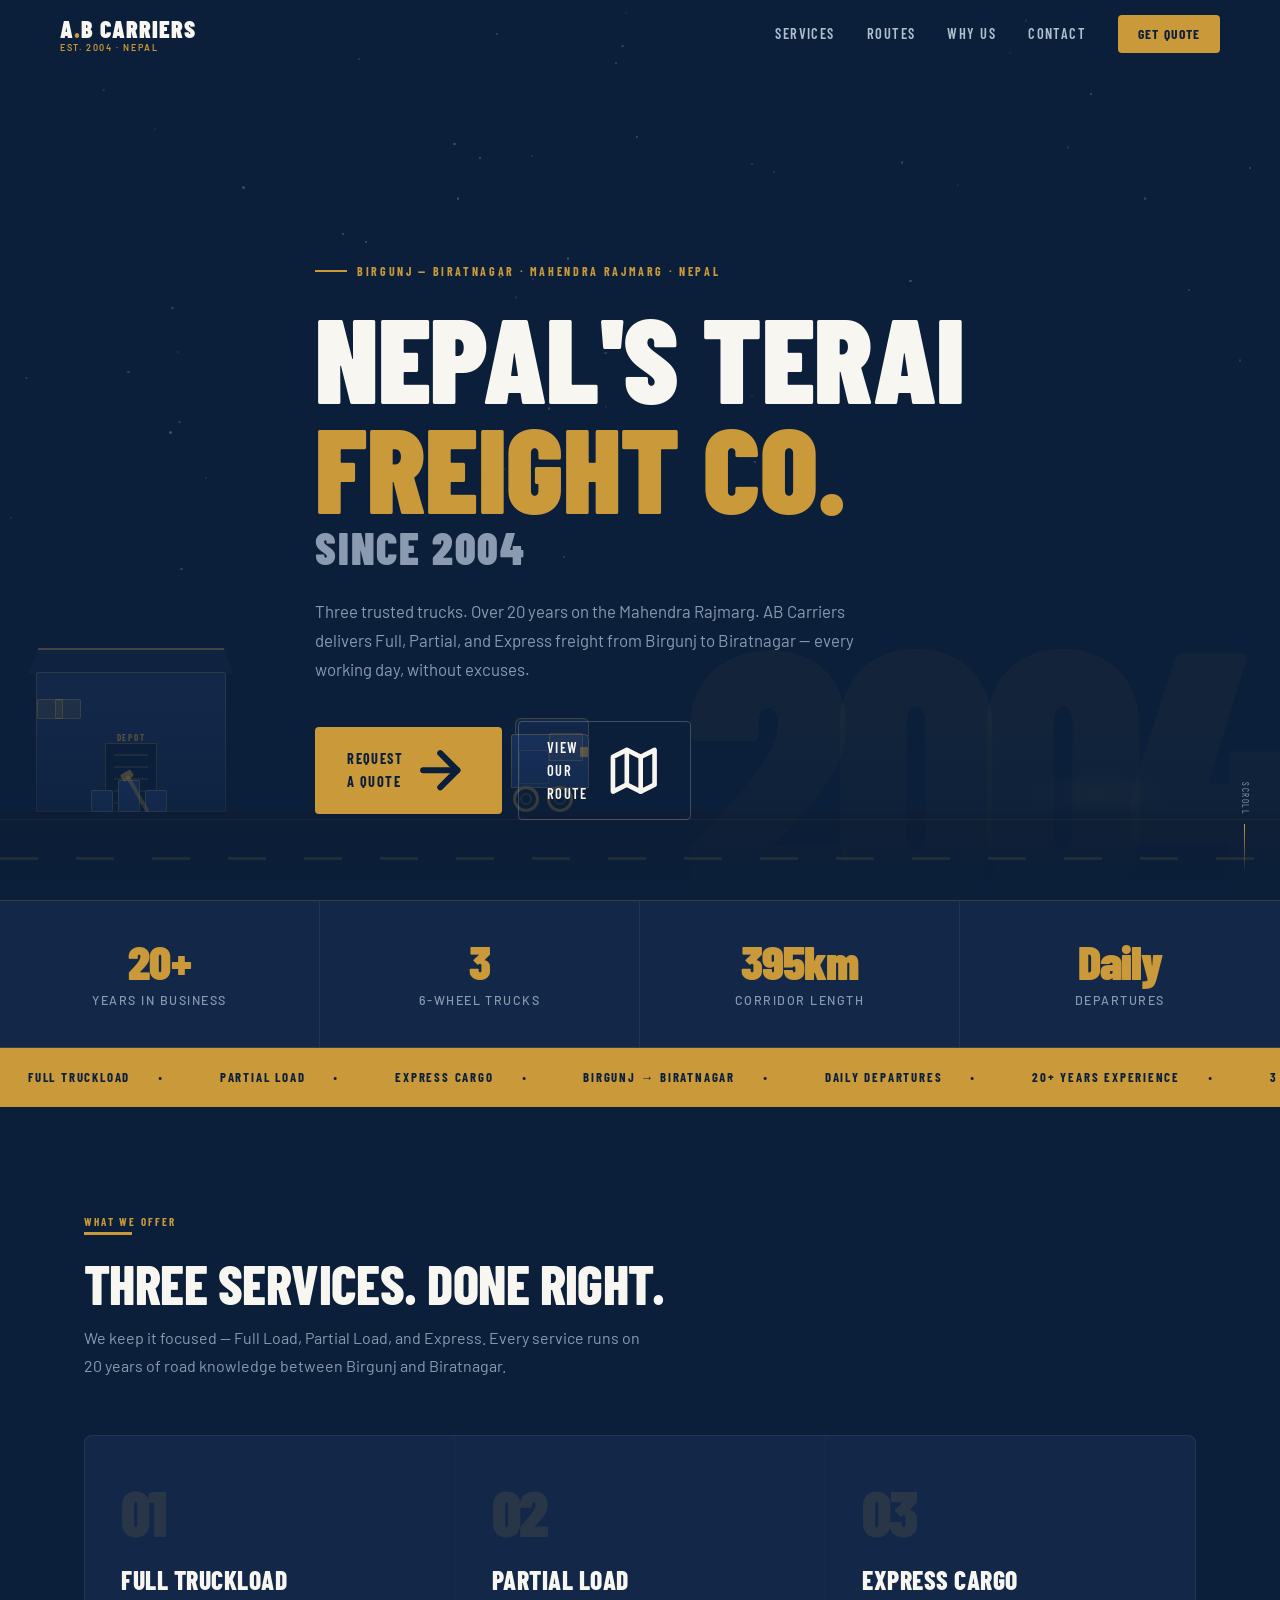
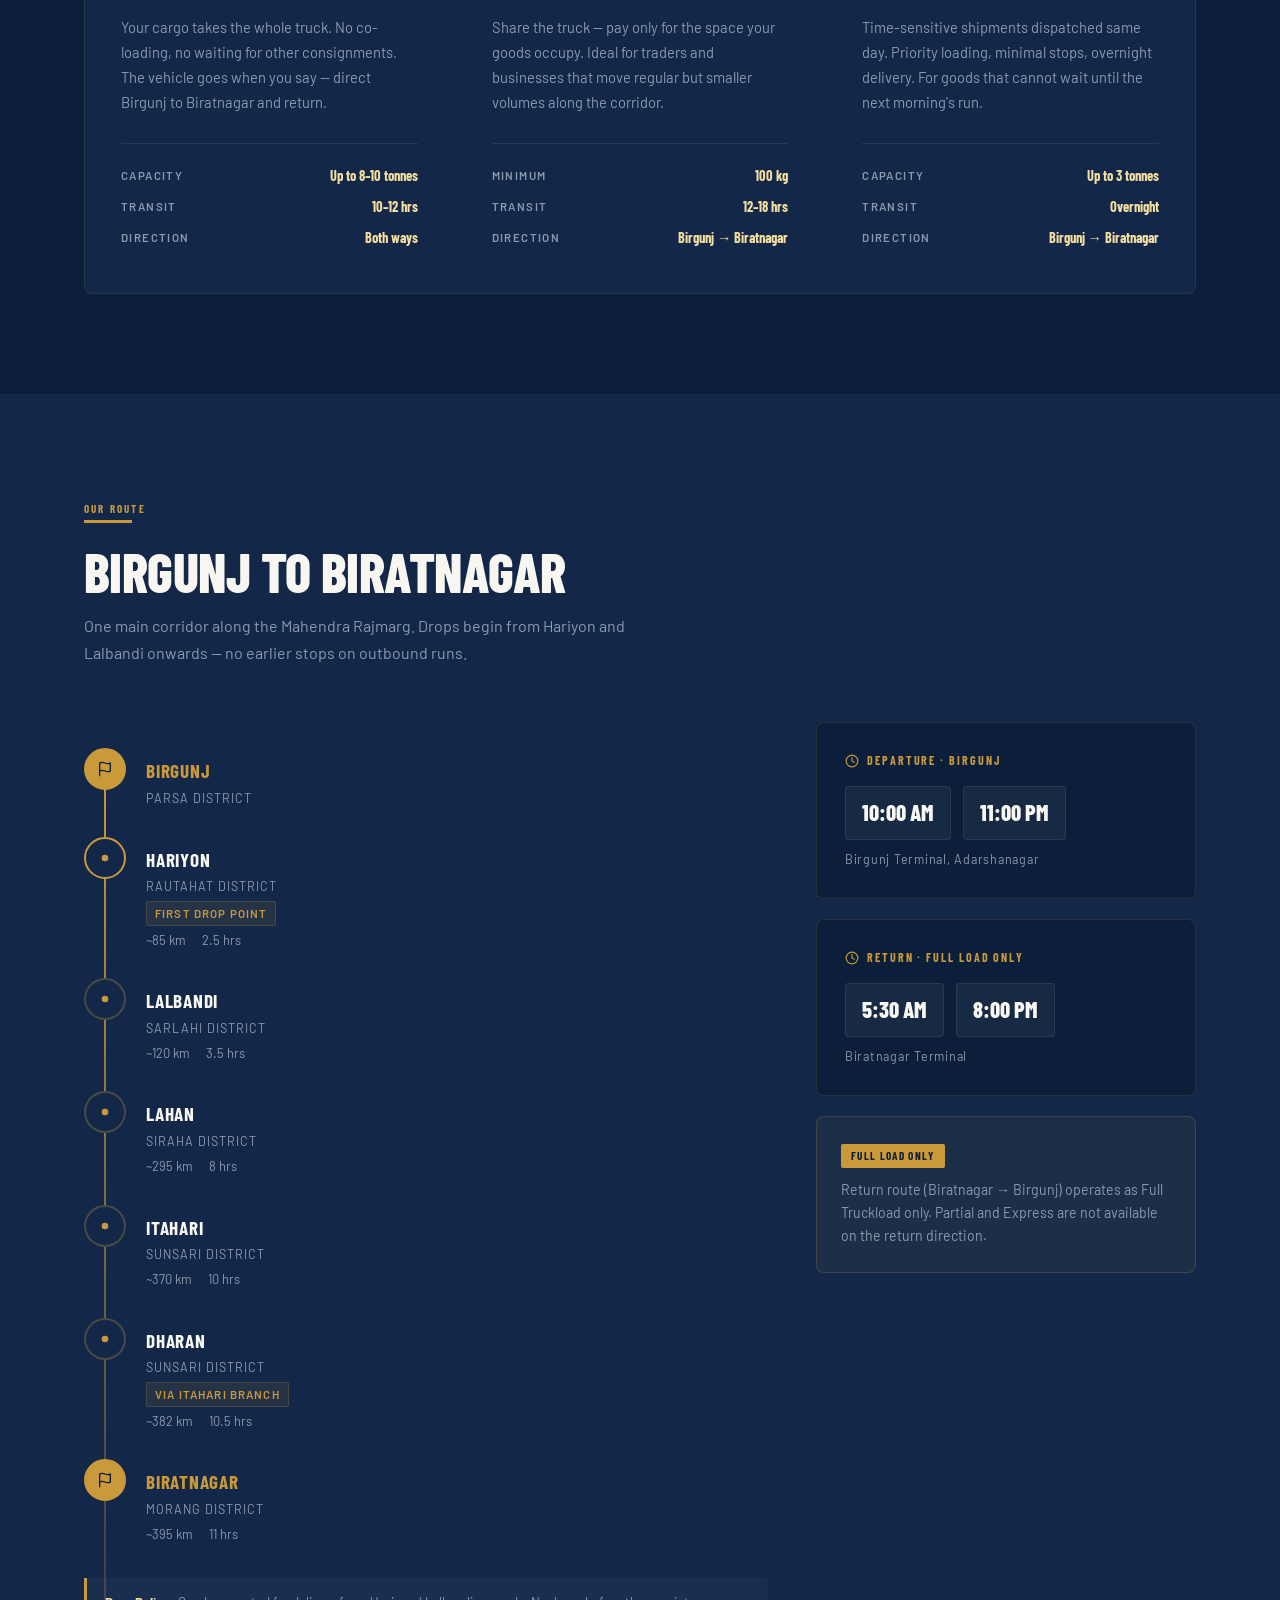
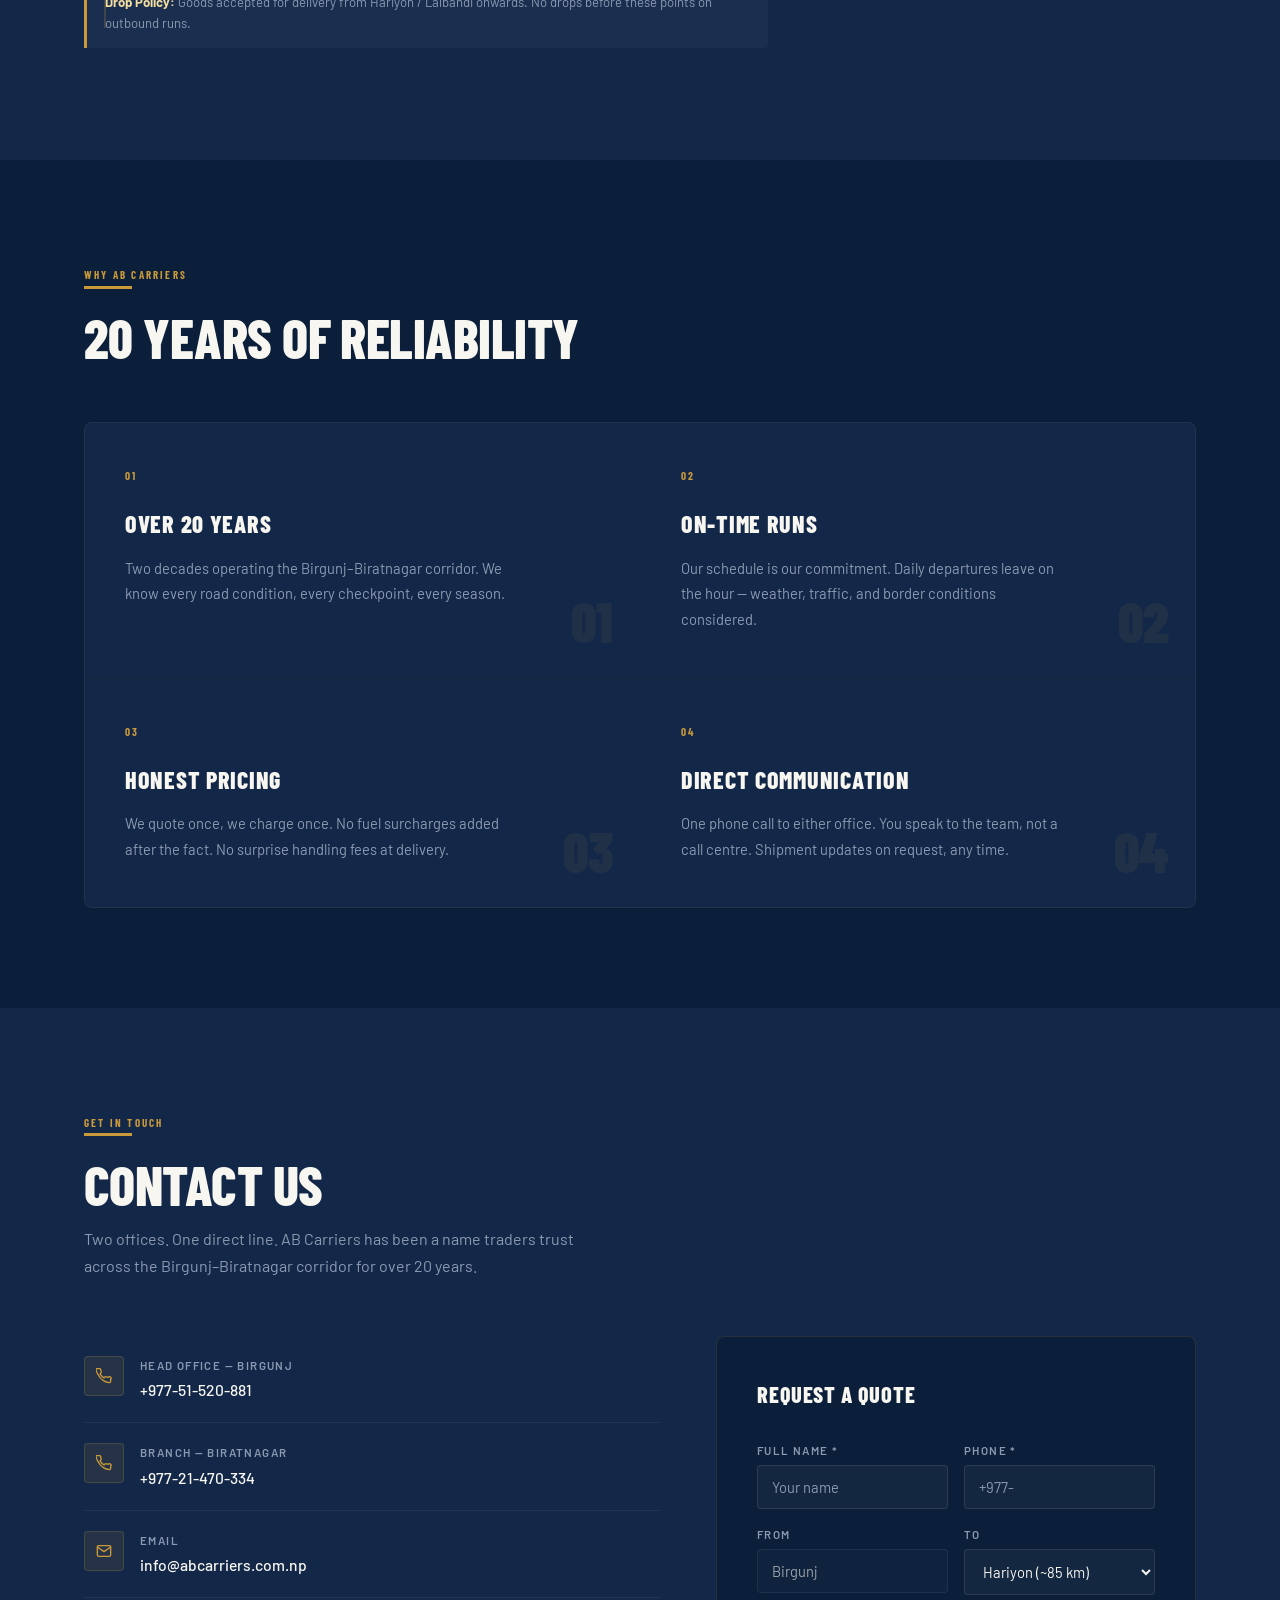
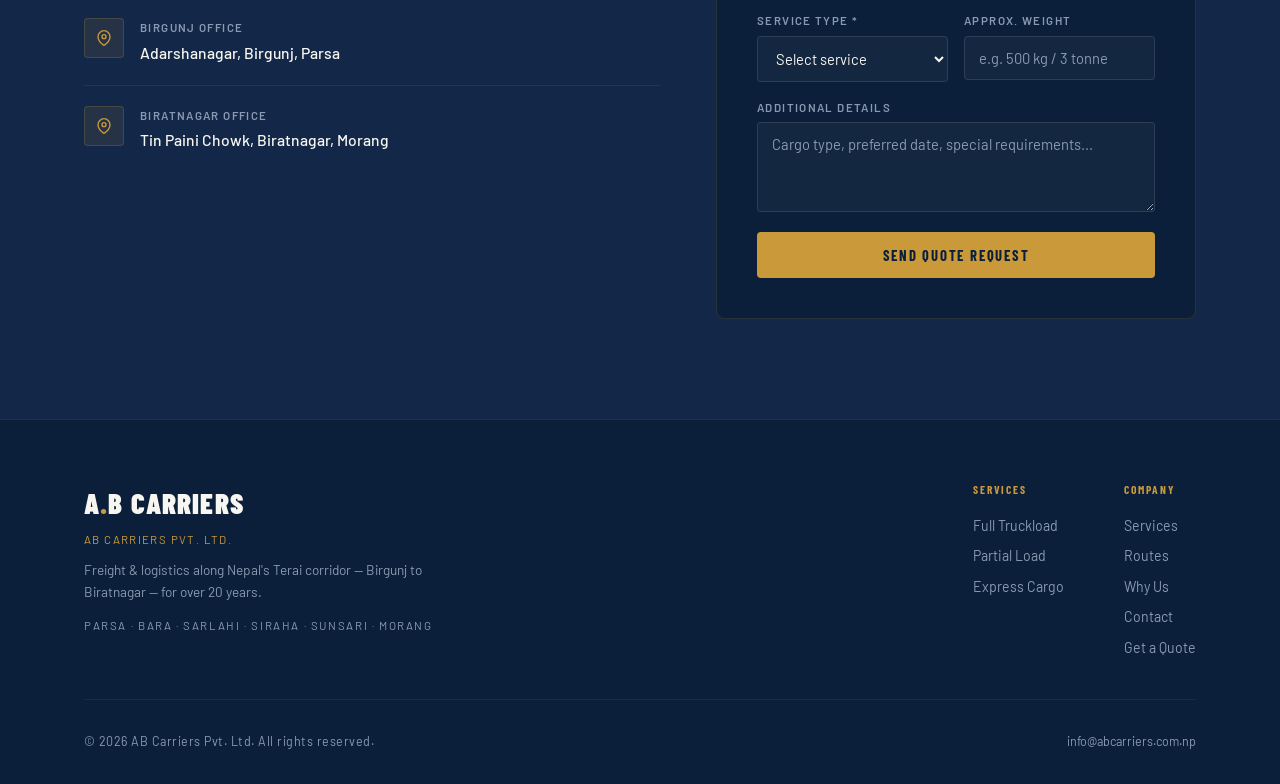
<file: index.html>
<!DOCTYPE html>
<html lang="en-NP">
<head>
  <meta charset="UTF-8">
  <meta name="viewport" content="width=device-width, initial-scale=1.0">

  <!-- Primary SEO -->
  <title>AB Carriers — Freight &amp; Logistics | Birgunj to Biratnagar, Nepal</title>
  <meta name="description" content="AB Carriers provides Full Truckload, Partial Load, and Express Cargo services along the Birgunj–Biratnagar corridor in Nepal. Over 20 years of trusted freight on the Mahendra Rajmarg.">
  <meta name="keywords" content="AB Carriers Nepal, freight Birgunj Biratnagar, cargo Nepal Terai, truck logistics Nepal, Mahendra Rajmarg freight, full truckload Nepal, partial load Terai, express cargo Birgunj">
  <meta name="author" content="AB Carriers Pvt. Ltd.">
  <meta name="robots" content="index, follow">
  <link rel="canonical" href="https://www.abcarriers.com.np">

  <!-- Open Graph -->
  <meta property="og:type"        content="website">
  <meta property="og:locale"      content="en_NP">
  <meta property="og:url"         content="https://www.abcarriers.com.np">
  <meta property="og:title"       content="AB Carriers — Nepal's Terai Freight Company">
  <meta property="og:description" content="Three 6-wheel trucks. 20+ years on road. Daily freight runs from Birgunj to Biratnagar along Nepal's Mahendra Rajmarg.">
  <meta property="og:image"       content="https://www.abcarriers.com.np/og-preview.png">
  <meta property="og:site_name"   content="AB Carriers">

  <!-- Twitter Card -->
  <meta name="twitter:card"        content="summary_large_image">
  <meta name="twitter:title"       content="AB Carriers — Nepal's Terai Freight Company">
  <meta name="twitter:description" content="Full Truckload, Partial Load, and Express Cargo — Birgunj to Biratnagar. 20+ years on the Mahendra Rajmarg.">

  <!-- Geo -->
  <meta name="geo.region"      content="NP-P2">
  <meta name="geo.placename"   content="Birgunj, Parsa, Nepal">
  <meta name="geo.position"    content="27.0104;84.8779">
  <meta name="ICBM"            content="27.0104, 84.8779">

  <!-- Favicons -->
  <link rel="icon" type="image/x-icon" href="favicon.ico">
  <link rel="icon" type="image/svg+xml" href="favicon.svg">
  <link rel="apple-touch-icon" sizes="192x192" href="icon-192.png">
  <link rel="icon" type="image/png" sizes="512x512" href="icon-512.png">
  <meta name="theme-color" content="#0b1f3a">

  <!-- Fonts -->
  <link rel="preconnect" href="https://fonts.googleapis.com">
  <link rel="preconnect" href="https://fonts.gstatic.com" crossorigin>
  <link href="https://fonts.googleapis.com/css2?family=Barlow+Condensed:wght@400;600;700;800;900&family=Barlow:wght@400;500;600&display=swap" rel="stylesheet">

  <!-- Stylesheet -->
  <link rel="stylesheet" href="style.css">

  <!-- Structured Data: LocalBusiness -->
  <script type="application/ld+json">
  {
    "@context": "https://schema.org",
    "@type": "LocalBusiness",
    "name": "AB Carriers Pvt. Ltd.",
    "alternateName": "A.B Carriers",
    "description": "Full Truckload, Partial Load, and Express Cargo freight services along the Birgunj–Biratnagar corridor in Nepal.",
    "url": "https://www.abcarriers.com.np",
    "telephone": "+977-51-520-881",
    "email": "info@abcarriers.com.np",
    "foundingDate": "2004",
    "address": {
      "@type": "PostalAddress",
      "streetAddress": "Adarshanagar",
      "addressLocality": "Birgunj",
      "addressRegion": "Parsa",
      "addressCountry": "NP"
    },
    "geo": {
      "@type": "GeoCoordinates",
      "latitude": "27.0104",
      "longitude": "84.8779"
    },
    "openingHoursSpecification": [
      {
        "@type": "OpeningHoursSpecification",
        "dayOfWeek": ["Sunday","Monday","Tuesday","Wednesday","Thursday","Friday","Saturday"],
        "opens": "06:00",
        "closes": "22:00"
      }
    ],
    "areaServed": [
      { "@type": "City", "name": "Birgunj" },
      { "@type": "City", "name": "Biratnagar" },
      { "@type": "City", "name": "Itahari" },
      { "@type": "City", "name": "Lahan" },
      { "@type": "City", "name": "Lalbandi" }
    ],
    "serviceType": ["Full Truckload Freight", "Partial Load Freight", "Express Cargo"],
    "sameAs": []
  }
  </script>
</head>
<body>

  <!-- ── NAVBAR ──────────────────────────────────────────────── -->
  <header id="navbar" role="banner">
    <div class="nav-inner"></div>
  </header>

  <!-- ── HERO ────────────────────────────────────────────────── -->
  <section id="hero" aria-label="AB Carriers — Nepal Terai Freight Company">
    <!-- Populated by JS -->
  </section>

  <!-- ── STATS ───────────────────────────────────────────────── -->
  <section id="stats" aria-label="Key Statistics">
    <div class="stats-grid"></div>
  </section>

  <!-- ── MARQUEE ─────────────────────────────────────────────── -->
  <div class="marquee-wrap" aria-hidden="true">
    <div class="marquee-track"></div>
  </div>

  <!-- ── SERVICES ────────────────────────────────────────────── -->
  <section id="services" aria-labelledby="services-heading">
    <!-- Populated by JS -->
  </section>

  <!-- ── ROUTES ──────────────────────────────────────────────── -->
  <section id="routes" aria-labelledby="routes-heading">
    <!-- Populated by JS -->
  </section>

  <!-- ── TRUST ───────────────────────────────────────────────── -->
  <section id="trust" aria-labelledby="trust-heading">
    <!-- Populated by JS -->
  </section>

  <!-- ── CONTACT ─────────────────────────────────────────────── -->
  <section id="contact" aria-labelledby="contact-heading">
    <!-- Populated by JS -->
  </section>

  <!-- ── FOOTER ──────────────────────────────────────────────── -->
  <footer id="footer" role="contentinfo">
    <!-- Populated by JS -->
  </footer>

  <!-- ── SCRIPT ──────────────────────────────────────────────── -->
  <script src="main.js" defer></script>

</body>
</html>
</file>
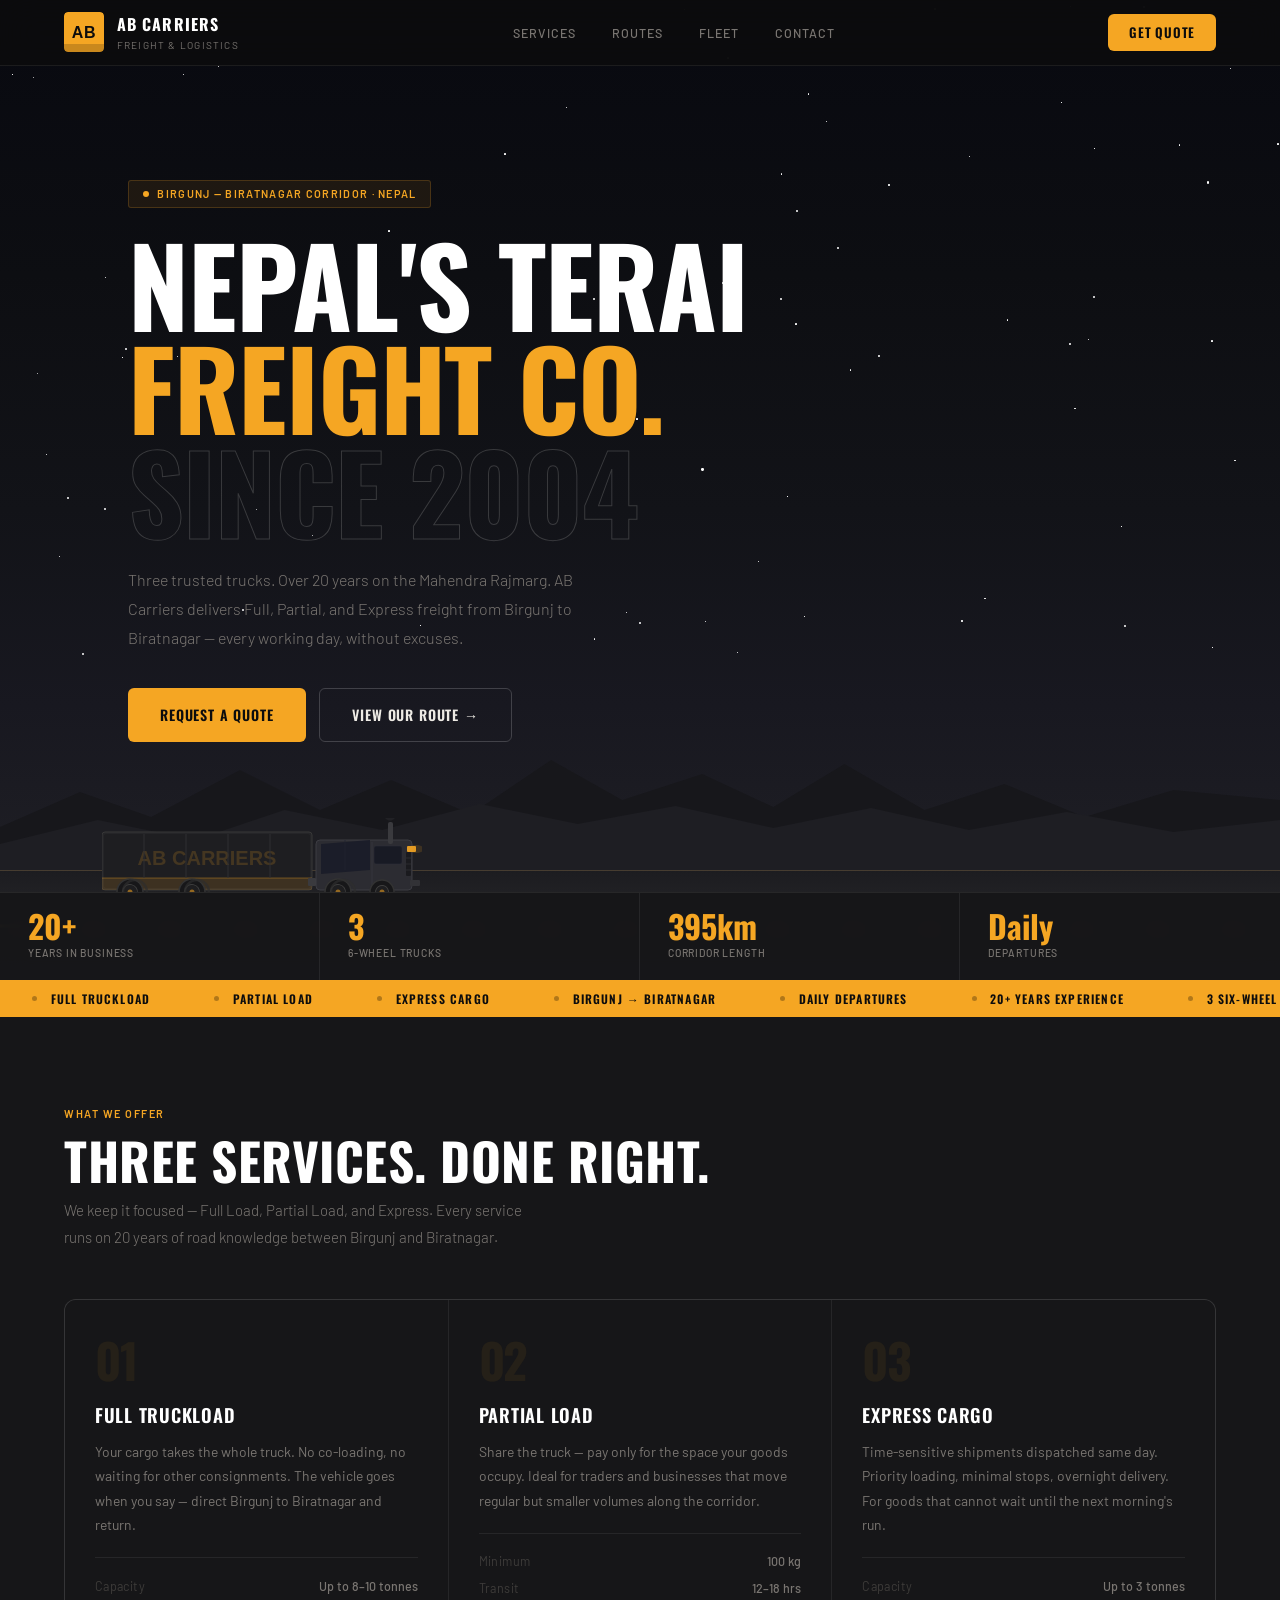
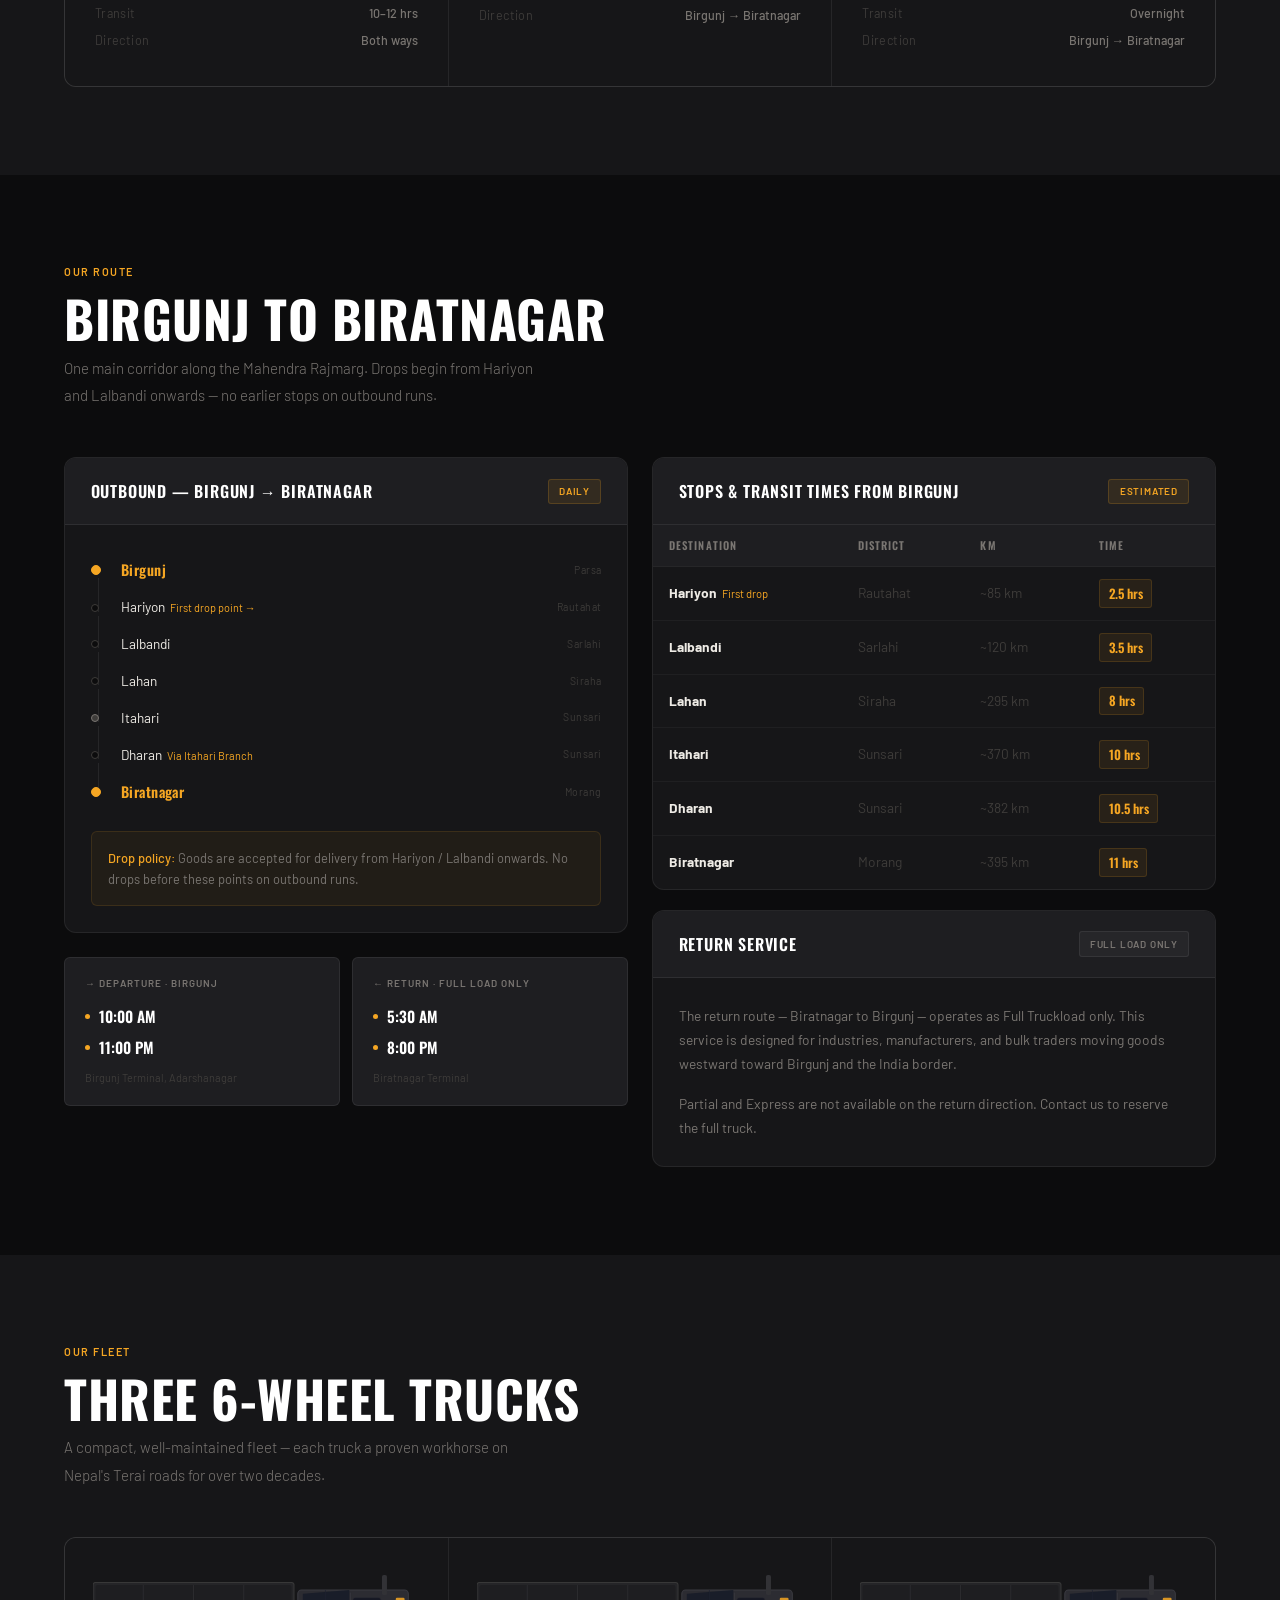
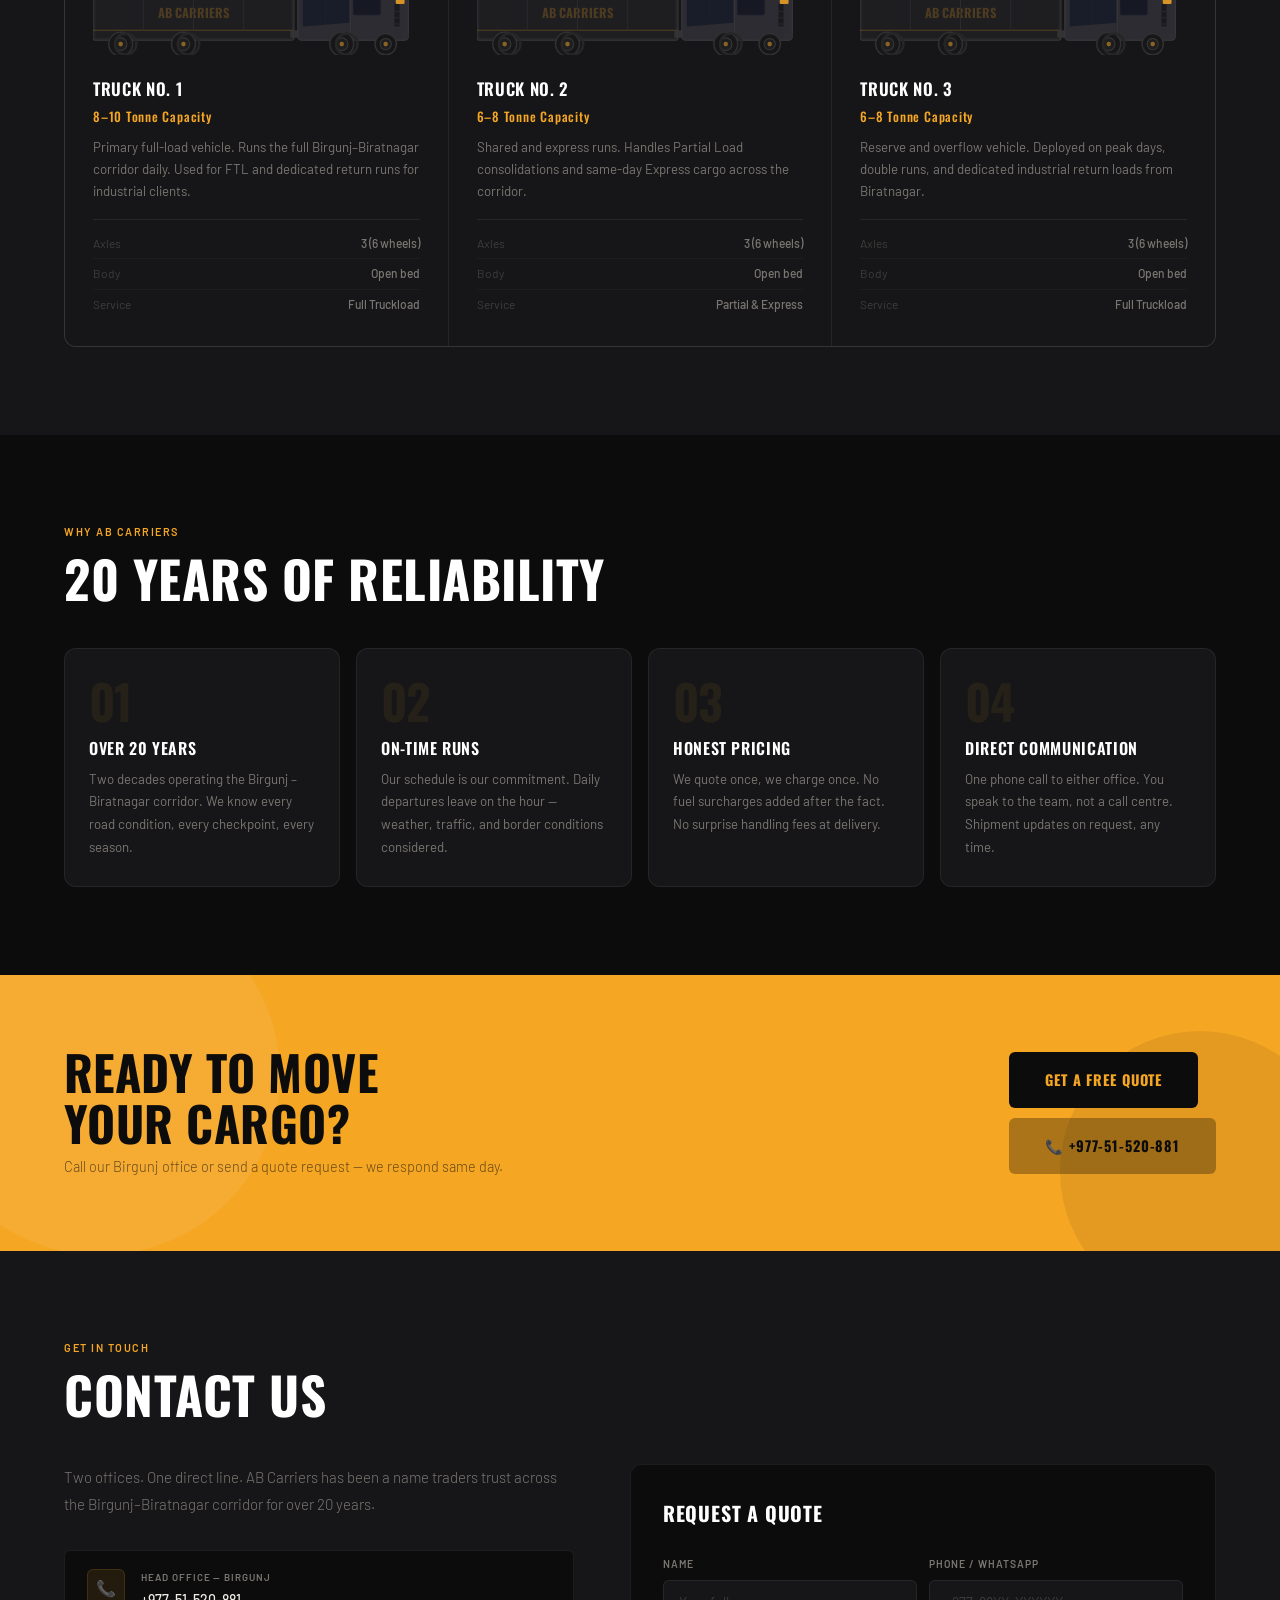
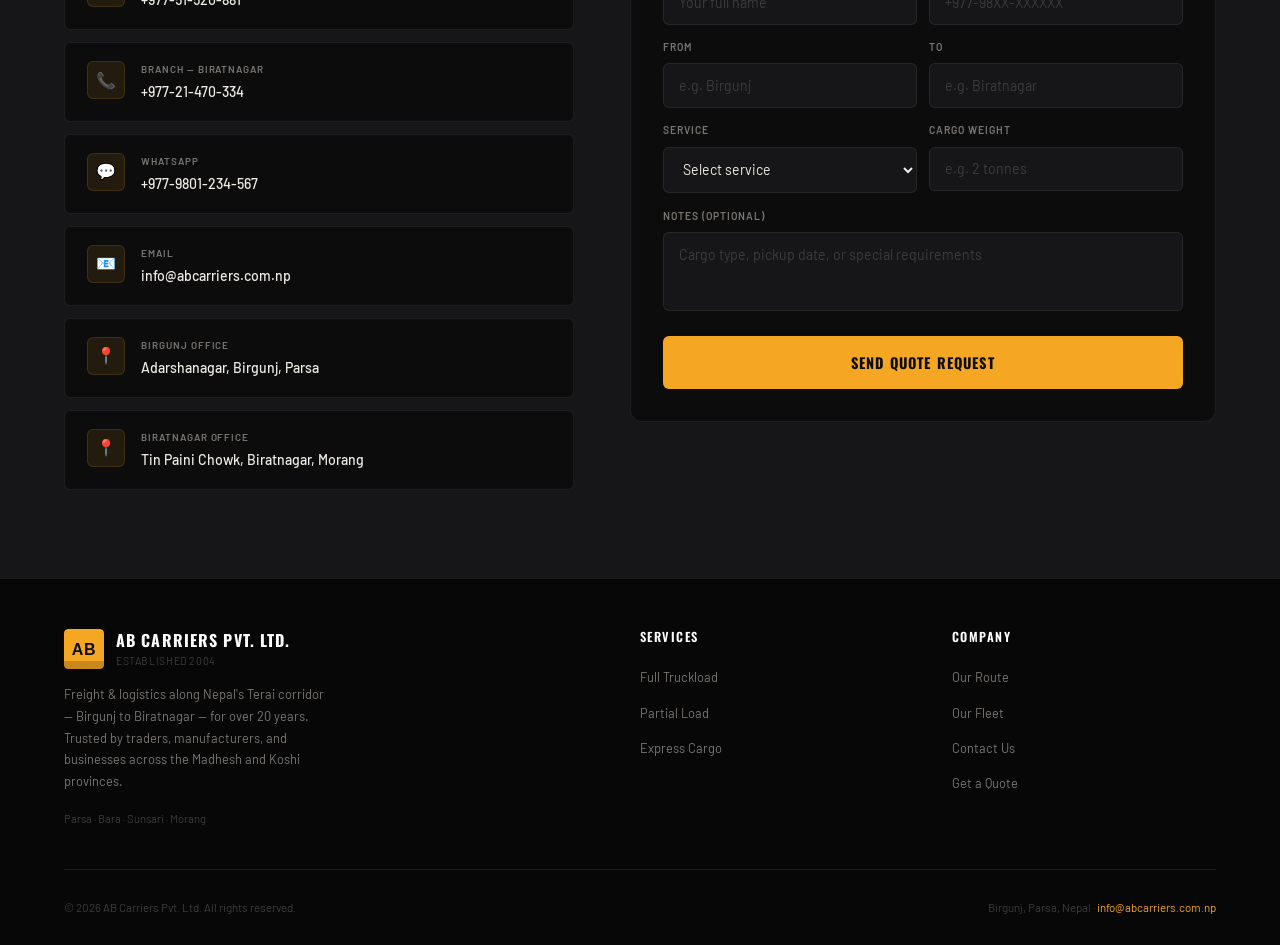
<file: Old Version/index.html>
<!DOCTYPE html>
<html lang="en">
<head>
  <meta charset="UTF-8">
  <meta name="viewport" content="width=device-width, initial-scale=1.0">

  <!-- ── Primary SEO (populated by seo.js from data.json) ── -->
  <title id="seoTitle">AB Carriers — Freight &amp; Logistics | Birgunj to Biratnagar, Nepal</title>
  <meta name="description"    id="seoDesc"     content="">
  <meta name="keywords"       id="seoKeywords" content="">
  <link rel="canonical"       id="seoCanon"    href="">

  <!-- ── Open Graph ── -->
  <meta property="og:type"        content="website">
  <meta property="og:title"       id="ogTitle"  content="">
  <meta property="og:description" id="ogDesc"   content="">
  <meta property="og:image"       id="ogImage"  content="">
  <meta property="og:url"         id="ogUrl"    content="">
  <meta property="og:locale"      id="ogLocale" content="">

  <!-- ── Twitter Card ── -->
  <meta name="twitter:card"        content="summary_large_image">
  <meta name="twitter:title"       id="twTitle" content="">
  <meta name="twitter:description" id="twDesc"  content="">
  <meta name="twitter:image"       id="twImage" content="">

  <!-- ── Geo / Local ── -->
  <meta name="geo.region"      content="NP-1">
  <meta name="geo.placename"   content="Birgunj, Nepal">

  <!-- ── Schema.org JSON-LD (injected by seo.js) ── -->
  <script id="schemaLD" type="application/ld+json"></script>

  <!-- ── Fonts ── -->
  <link rel="preconnect" href="https://fonts.googleapis.com">
  <link rel="preconnect" href="https://fonts.gstatic.com" crossorigin>
  <link href="https://fonts.googleapis.com/css2?family=Oswald:wght@400;500;600;700&family=Barlow:wght@300;400;500;600&display=swap" rel="stylesheet">

  <!-- ── Stylesheets ── -->
  <link rel="stylesheet" href="css/tokens.css">
  <link rel="stylesheet" href="css/base.css">
  <link rel="stylesheet" href="css/nav.css">
  <link rel="stylesheet" href="css/hero.css">
  <link rel="stylesheet" href="css/sections.css">
</head>
<body>

<!-- ═══════════════════════════════════════
     NAVIGATION
════════════════════════════════════════ -->
<nav id="nav">
  <a class="nav-logo" href="#hero" aria-label="AB Carriers home">
    <div class="logo-sq">
      <img src="svgs/logo.svg" alt="AB Carriers logo" width="40" height="40">
    </div>
    <div class="logo-txt">
      <span class="l1">AB Carriers</span>
      <span class="l2">Freight &amp; Logistics</span>
    </div>
  </a>

  <ul class="nav-links" id="navLinks">
    <!-- Populated by nav.js -->
    <li><a href="#services">Services</a></li>
    <li><a href="#routes">Routes</a></li>
    <li><a href="#fleet">Fleet</a></li>
    <li><a href="#contact">Contact</a></li>
  </ul>

  <a href="#contact" class="nav-cta">Get Quote</a>

  <div class="hbg" id="hbg" onclick="openMob()" aria-label="Open menu" role="button" tabindex="0">
    <span></span><span></span><span></span>
  </div>
</nav>

<!-- Mobile overlay -->
<div class="mob-nav" id="mn" role="dialog" aria-label="Navigation menu">
  <button class="mob-x" onclick="closeM()" aria-label="Close menu">✕</button>
  <a href="#services" onclick="closeM()">Services</a>
  <a href="#routes"   onclick="closeM()">Routes</a>
  <a href="#fleet"    onclick="closeM()">Fleet</a>
  <a href="#contact"  onclick="closeM()">Contact</a>
</div>


<!-- ═══════════════════════════════════════
     HERO
════════════════════════════════════════ -->
<section id="hero" aria-label="AB Carriers — Birgunj to Biratnagar freight">

  <div class="h-sky"   aria-hidden="true"></div>
  <div class="h-stars" aria-hidden="true" id="stars"></div>

  <!-- Mountain silhouette -->
  <div class="h-mtn" aria-hidden="true">
    <img src="svgs/mountains.svg" alt="" width="1440" height="130" loading="eager">
  </div>

  <!-- Animated 6-wheel truck -->
  <div class="truck-wrap" aria-hidden="true">
    <div class="t-bounce">
      <img src="svgs/hero-truck.svg" alt="AB Carriers 6-wheel freight truck" width="320" height="88" loading="eager">
    </div>
  </div>

  <div class="h-road" aria-hidden="true"></div>

  <!-- Hero content -->
  <div class="h-content">
    <div class="h-eyebrow">
      <span class="pdot" aria-hidden="true"></span>
      <span id="heroEyebrow">Birgunj — Biratnagar Corridor · Nepal</span>
    </div>

    <h1 class="h-h1">
      <span class="w1" id="heroLine1">Nepal's Terai</span>
      <span class="w2" id="heroLine2">Freight Co.</span>
      <span class="w3" id="heroLine3">Since 2004</span>
    </h1>

    <p class="h-p" id="heroBody">
      Three trusted trucks. Over 20 years on the Mahendra Rajmarg. AB Carriers delivers Full,
      Partial, and Express freight from Birgunj to Biratnagar — every working day, without excuses.
    </p>

    <div class="h-acts">
      <a href="#contact" class="btn-a" id="heroCta1">Request a Quote</a>
      <a href="#routes"  class="btn-b" id="heroCta2">View Our Route →</a>
    </div>
  </div>

  <!-- Stats strip -->
  <div class="h-stats" id="heroStats" aria-label="Company statistics">
    <!-- Populated by hero.js -->
    <div class="hs"><span class="hs-v">20+</span><span class="hs-l">Years in Business</span></div>
    <div class="hs"><span class="hs-v">3</span><span class="hs-l">6-Wheel Trucks</span></div>
    <div class="hs"><span class="hs-v">395km</span><span class="hs-l">Corridor Length</span></div>
    <div class="hs"><span class="hs-v">Daily</span><span class="hs-l">Departures</span></div>
  </div>
</section>


<!-- ═══════════════════════════════════════
     MARQUEE
════════════════════════════════════════ -->
<div class="mq-bar" aria-hidden="true">
  <div class="mq-track" id="mq"><!-- marquee.js --></div>
</div>


<!-- ═══════════════════════════════════════
     SERVICES
════════════════════════════════════════ -->
<section id="services" aria-labelledby="svcTitle">
  <div class="wrap">
    <div class="rev">
      <span class="s-label" id="svcLabel">What We Offer</span>
      <h2 class="s-h2"      id="svcTitle">Three Services. Done Right.</h2>
      <p  class="s-sub"     id="svcSub">
        We keep it focused — Full Load, Partial Load, and Express.
        Every service runs on 20 years of road knowledge.
      </p>
    </div>
    <!-- Cards rendered by services.js -->
    <div class="svc-grid stg" id="svcGrid"></div>
  </div>
</section>


<!-- ═══════════════════════════════════════
     ROUTES
════════════════════════════════════════ -->
<section id="routes" aria-labelledby="routeTitle">
  <div class="wrap">
    <div class="rev">
      <span class="s-label" id="routeLabel">Our Route</span>
      <h2  class="s-h2"     id="routeTitle">Birgunj to Biratnagar</h2>
      <p   class="s-sub"    id="routeSub">
        One main corridor along the Mahendra Rajmarg.
        Drops begin from Hariyon and Lalbandi onwards.
      </p>
    </div>

    <div class="routes-wrap">

      <!-- Left col: timeline + schedule -->
      <div class="rev-l" style="transition-delay:.08s">

        <div class="rc" style="margin-bottom:1.25rem">
          <div class="rc-head">
            <span class="rc-title">Outbound — Birgunj → Biratnagar</span>
            <span class="rc-badge">Daily</span>
          </div>
          <div class="rc-body">
            <!-- Stop timeline rendered by routes.js -->
            <div class="tl" id="tlOut"></div>
            <div class="rc-note">
              <strong>Drop policy:</strong>
              <span id="dropNote">
                Goods are accepted for delivery from Hariyon / Lalbandi onwards.
                No drops before these points on outbound runs.
              </span>
            </div>
          </div>
        </div>

        <!-- Schedule cards -->
        <div class="sch-grid">
          <div class="sch">
            <div class="sch-dir" id="schOutLabel">→ Departure · Birgunj</div>
            <div id="schOutTimes">
              <!-- times rendered by routes.js -->
            </div>
            <div class="sch-note" id="schOutNote">Birgunj Terminal, Adarshanagar</div>
          </div>
          <div class="sch">
            <div class="sch-dir" id="schRetLabel">← Return · Full Load Only</div>
            <div id="schRetTimes">
              <!-- times rendered by routes.js -->
            </div>
            <div class="sch-note" id="schRetNote">Biratnagar Terminal</div>
          </div>
        </div>
      </div>

      <!-- Right col: destinations table + return note -->
      <div class="rev" style="transition-delay:.16s">

        <div class="rc" style="margin-bottom:1.25rem">
          <div class="rc-head">
            <span class="rc-title">Stops &amp; Transit Times from Birgunj</span>
            <span class="rc-badge">Estimated</span>
          </div>
          <table class="dt" aria-label="Transit times from Birgunj">
            <thead>
              <tr>
                <th>Destination</th>
                <th>District</th>
                <th>Km</th>
                <th>Time</th>
              </tr>
            </thead>
            <tbody id="dtbody"><!-- routes.js --></tbody>
          </table>
        </div>

        <!-- Return service card -->
        <div class="rc">
          <div class="rc-head">
            <span class="rc-title">Return Service</span>
            <span class="rc-badge" id="returnBadge"
              style="background:rgba(255,255,255,.04);color:var(--muted);border-color:var(--line)">
              Full Load Only
            </span>
          </div>
          <div class="rc-body">
            <p id="returnBody"
              style="font-size:.86rem;color:var(--muted);line-height:1.75;margin-bottom:1rem">
              The return route — <strong style="color:var(--text)">Biratnagar to Birgunj</strong>
              — operates as <strong style="color:var(--or)">Full Truckload only</strong>.
              This service is designed for industries, manufacturers, and bulk traders moving
              goods westward toward Birgunj and the India border.
            </p>
            <p id="returnBody2"
              style="font-size:.86rem;color:var(--muted);line-height:1.75">
              Partial and Express are not available on the return direction.
              Contact us to reserve the full truck.
            </p>
          </div>
        </div>

      </div>
    </div><!-- /routes-wrap -->
  </div>
</section>


<!-- ═══════════════════════════════════════
     FLEET
════════════════════════════════════════ -->
<section id="fleet" aria-labelledby="fleetTitle">
  <div class="wrap">
    <div class="rev">
      <span class="s-label" id="fleetLabel">Our Fleet</span>
      <h2  class="s-h2"     id="fleetTitle">Three 6-Wheel Trucks</h2>
      <p   class="s-sub"    id="fleetSub">
        A compact, well-maintained fleet — each truck a proven workhorse on
        Nepal's Terai roads for over two decades.
      </p>
    </div>
    <!-- Fleet cards rendered by fleet.js -->
    <div class="fleet-grid stg" id="fleetGrid"></div>
  </div>
</section>


<!-- ═══════════════════════════════════════
     TRUST / WHY US
════════════════════════════════════════ -->
<section id="trust" aria-labelledby="trustTitle">
  <div class="wrap">
    <div class="rev">
      <span class="s-label" id="trustLabel">Why AB Carriers</span>
      <h2  class="s-h2"     id="trustTitle">20 Years of Reliability</h2>
    </div>
    <!-- Trust cards rendered by trust.js -->
    <div class="trust-grid stg" id="trustGrid"></div>
  </div>
</section>


<!-- ═══════════════════════════════════════
     CTA BAND
════════════════════════════════════════ -->
<div id="cta" aria-label="Call to action">
  <div class="cta-inner">
    <div>
      <h2 class="cta-h">
        <span id="ctaLine1">Ready to Move</span><br>
        <span id="ctaLine2">Your Cargo?</span>
      </h2>
      <p class="cta-sub" id="ctaSub">
        Call our Birgunj office or send a quote request — we respond same day.
      </p>
    </div>
    <div class="cta-btns">
      <a href="#contact" class="btn-dark" id="ctaBtnQuote">Get a Free Quote</a>
      <a href="tel:+97751520881" class="btn-dark"
         id="ctaBtnPhone"
         style="background:rgba(0,0,0,.3);color:var(--ink)">
        📞 +977-51-520-881
      </a>
    </div>
  </div>
</div>


<!-- ═══════════════════════════════════════
     CONTACT
════════════════════════════════════════ -->
<section id="contact" aria-labelledby="contactTitle">
  <div class="wrap">
    <div class="rev">
      <span class="s-label" id="contactLabel">Get In Touch</span>
      <h2  class="s-h2"     id="contactTitle">Contact Us</h2>
    </div>

    <div class="contact-grid">

      <!-- Left: intro + office blocks -->
      <div class="rev-l" style="transition-delay:.08s">
        <p class="s-sub" id="contactIntro"
          style="margin-top:0;margin-bottom:2rem;max-width:100%">
          Two offices. One direct line. AB Carriers has been a name traders trust
          across the Birgunj–Biratnagar corridor for over 20 years.
        </p>
        <!-- Contact blocks rendered by contact.js -->
        <div class="cb-list" id="contactList"></div>
      </div>

      <!-- Right: quote form -->
      <div class="rev" style="transition-delay:.14s">
        <div class="qform">
          <p class="qform-h" id="formTitle">Request a Quote</p>

          <div class="frow">
            <div class="fg">
              <label for="fName">Name</label>
              <input type="text" id="fName" placeholder="Your full name" autocomplete="name">
            </div>
            <div class="fg">
              <label for="fPhone">Phone / WhatsApp</label>
              <input type="tel" id="fPhone" placeholder="+977-98XX-XXXXXX" autocomplete="tel">
            </div>
          </div>

          <div class="frow">
            <div class="fg">
              <label for="fFrom">From</label>
              <input type="text" id="fFrom" placeholder="e.g. Birgunj">
            </div>
            <div class="fg">
              <label for="fTo">To</label>
              <input type="text" id="fTo" placeholder="e.g. Biratnagar">
            </div>
          </div>

          <div class="frow">
            <div class="fg">
              <label for="svcSelect">Service</label>
              <select id="svcSelect">
                <!-- Populated by services.js -->
                <option value="">Select service</option>
              </select>
            </div>
            <div class="fg">
              <label for="fWeight">Cargo Weight</label>
              <input type="text" id="fWeight" placeholder="e.g. 2 tonnes">
            </div>
          </div>

          <div class="fg">
            <label for="fNotes">Notes (optional)</label>
            <textarea id="fNotes" rows="3"
              placeholder="Cargo type, pickup date, or special requirements"></textarea>
          </div>

          <button class="btn-sub" id="formSubmitBtn"
            onclick="submitQuote(this)">
            Send Quote Request
          </button>
        </div>
      </div>

    </div>
  </div>
</section>


<!-- ═══════════════════════════════════════
     FOOTER
════════════════════════════════════════ -->
<footer>
  <div class="ft-grid">

    <div>
      <div class="ft-logo">
        <div class="ft-sq">
          <img src="svgs/logo.svg" alt="AB Carriers" width="40" height="40">
        </div>
        <div>
          <div class="ft-name" id="ftCompanyName">AB Carriers Pvt. Ltd.</div>
          <div class="ft-since" id="ftEstablished">Established 2004</div>
        </div>
      </div>
      <p class="ft-blurb"    id="ftTagline"></p>
      <p class="ft-districts" id="ftDistricts"></p>
    </div>

    <div class="ft-col">
      <h4>Services</h4>
      <ul id="ftSvcNav"><!-- footer.js --></ul>
    </div>

    <div class="ft-col">
      <h4>Company</h4>
      <ul id="ftCoNav"><!-- footer.js --></ul>
    </div>

  </div>

  <div class="ft-bottom">
    <span id="ftCopyright">© 2025 AB Carriers Pvt. Ltd. All rights reserved.</span>
    <span>
      <span id="ftLocation">Birgunj, Parsa, Nepal</span>
      · <a class="or" id="ftEmailLink" href="mailto:info@abcarriers.com.np">
          info@abcarriers.com.np
        </a>
    </span>
  </div>
</footer>


<!-- ═══════════════════════════════════════
     SCRIPTS — load order matters
════════════════════════════════════════ -->
<script src="js/data.js"></script>
<script src="js/seo.js"></script>
<script src="js/nav.js"></script>
<script src="js/hero.js"></script>
<script src="js/marquee.js"></script>
<script src="js/services.js"></script>
<script src="js/routes.js"></script>
<script src="js/fleet.js"></script>
<script src="js/trust.js"></script>
<script src="js/cta.js"></script>
<script src="js/contact.js"></script>
<script src="js/footer.js"></script>
<script src="js/reveal.js"></script>

</body>
</html>
</file>
<file: style.css>
/* ============================================================
   AB Carriers — style.css
   Theme: Navy & Gold | Industrial-Refined
   ============================================================ */

@import url('https://fonts.googleapis.com/css2?family=Barlow+Condensed:wght@400;600;700;800;900&family=Barlow:wght@400;500;600&display=swap');

/* ── Variables ─────────────────────────────────────────────── */
:root {
  --navy:      #0b1f3a;
  --navy-mid:  #132849;
  --navy-light:#1a3460;
  --gold:      #c9993a;
  --gold-light:#e4b84e;
  --gold-pale: #f5dfa0;
  --white:     #f8f6f0;
  --off-white: #ede8de;
  --grey:      #8a9ab0;
  --grey-light:#b0bfcf;
  --text:      #e8e2d4;
  --text-muted:#8a9ab0;

  --ff-display: 'Barlow Condensed', sans-serif;
  --ff-body:    'Barlow', sans-serif;

  --radius:   4px;
  --radius-lg:8px;
  --transition: 0.3s cubic-bezier(0.4, 0, 0.2, 1);
  --shadow: 0 4px 24px rgba(0,0,0,0.35);
  --shadow-gold: 0 0 0 1px rgba(201,153,58,0.3);
}

/* ── Reset ──────────────────────────────────────────────────── */
*, *::before, *::after { box-sizing: border-box; margin: 0; padding: 0; }
html { scroll-behavior: smooth; font-size: 16px; }
body {
  background: var(--navy);
  color: var(--text);
  font-family: var(--ff-body);
  line-height: 1.6;
  overflow-x: hidden;
}
a { color: inherit; text-decoration: none; }
img { max-width: 100%; display: block; }
ul { list-style: none; }
button { cursor: pointer; border: none; background: none; font-family: inherit; }
input, textarea, select { font-family: inherit; }

/* ── Utility ────────────────────────────────────────────────── */
.container { max-width: 1160px; margin: 0 auto; padding: 0 24px; }
.section-label {
  font-family: var(--ff-display);
  font-size: 11px;
  font-weight: 700;
  letter-spacing: 0.2em;
  text-transform: uppercase;
  color: var(--gold);
  margin-bottom: 12px;
}
.section-title {
  font-family: var(--ff-display);
  font-size: clamp(2.2rem, 5vw, 3.4rem);
  font-weight: 800;
  line-height: 1.05;
  color: var(--white);
  text-transform: uppercase;
  letter-spacing: -0.01em;
}
.section-sub {
  font-size: 1rem;
  color: var(--text-muted);
  max-width: 560px;
  margin-top: 12px;
  line-height: 1.7;
}
.gold-line {
  display: block;
  width: 48px;
  height: 3px;
  background: var(--gold);
  margin-bottom: 20px;
}

/* ── Scroll Reveal ──────────────────────────────────────────── */
.reveal {
  opacity: 0;
  transform: translateY(28px);
  transition: opacity 0.6s ease, transform 0.6s ease;
}
.reveal.visible {
  opacity: 1;
  transform: none;
}
.reveal-delay-1 { transition-delay: 0.1s; }
.reveal-delay-2 { transition-delay: 0.2s; }
.reveal-delay-3 { transition-delay: 0.3s; }
.reveal-delay-4 { transition-delay: 0.4s; }

/* ── NAV ────────────────────────────────────────────────────── */
#navbar {
  position: fixed;
  top: 0; left: 0; right: 0;
  z-index: 1000;
  padding: 0 24px;
  transition: background var(--transition), box-shadow var(--transition);
}
#navbar.scrolled {
  background: rgba(11,31,58,0.97);
  box-shadow: 0 1px 0 rgba(201,153,58,0.2), 0 4px 20px rgba(0,0,0,0.4);
  backdrop-filter: blur(8px);
}
.nav-inner {
  max-width: 1160px;
  margin: 0 auto;
  display: flex;
  align-items: center;
  justify-content: space-between;
  height: 68px;
}
.nav-logo {
  display: flex;
  flex-direction: column;
  line-height: 1;
}
.nav-logo-main {
  font-family: var(--ff-display);
  font-size: 1.5rem;
  font-weight: 900;
  color: var(--white);
  letter-spacing: 0.04em;
  text-transform: uppercase;
}
.nav-logo-main span { color: var(--gold); }
.nav-logo-sub {
  font-size: 9px;
  font-weight: 600;
  letter-spacing: 0.18em;
  text-transform: uppercase;
  color: var(--gold);
  margin-top: 2px;
}
.nav-links {
  display: flex;
  gap: 32px;
  align-items: center;
}
.nav-links a {
  font-family: var(--ff-display);
  font-size: 0.9rem;
  font-weight: 600;
  letter-spacing: 0.1em;
  text-transform: uppercase;
  color: var(--grey-light);
  transition: color var(--transition);
  position: relative;
}
.nav-links a::after {
  content: '';
  position: absolute;
  bottom: -4px; left: 0;
  width: 0; height: 2px;
  background: var(--gold);
  transition: width var(--transition);
}
.nav-links a:hover { color: var(--white); }
.nav-links a:hover::after { width: 100%; }
.nav-cta {
  background: var(--gold);
  color: var(--navy) !important;
  padding: 8px 20px;
  border-radius: var(--radius);
  font-family: var(--ff-display) !important;
  font-size: 0.85rem !important;
  font-weight: 700 !important;
  letter-spacing: 0.08em !important;
  text-transform: uppercase !important;
  transition: background var(--transition), transform var(--transition) !important;
}
.nav-cta:hover { background: var(--gold-light) !important; transform: translateY(-1px); }
.nav-cta::after { display: none !important; }

/* hamburger */
.nav-hamburger {
  display: none;
  flex-direction: column;
  gap: 5px;
  padding: 8px;
}
.nav-hamburger span {
  display: block;
  width: 24px;
  height: 2px;
  background: var(--white);
  border-radius: 2px;
  transition: var(--transition);
}
.nav-hamburger.open span:nth-child(1) { transform: translateY(7px) rotate(45deg); }
.nav-hamburger.open span:nth-child(2) { opacity: 0; }
.nav-hamburger.open span:nth-child(3) { transform: translateY(-7px) rotate(-45deg); }

/* mobile menu */
.nav-mobile {
  display: none;
  position: fixed;
  top: 68px; left: 0; right: 0;
  background: rgba(11,31,58,0.98);
  backdrop-filter: blur(12px);
  border-top: 1px solid rgba(201,153,58,0.2);
  padding: 24px;
  flex-direction: column;
  gap: 4px;
  z-index: 999;
}
.nav-mobile.open { display: flex; }
.nav-mobile a {
  font-family: var(--ff-display);
  font-size: 1.2rem;
  font-weight: 700;
  letter-spacing: 0.08em;
  text-transform: uppercase;
  color: var(--grey-light);
  padding: 12px 0;
  border-bottom: 1px solid rgba(255,255,255,0.06);
  transition: color var(--transition);
}
.nav-mobile a:hover { color: var(--gold); }
.nav-mobile .nav-cta {
  display: inline-block;
  margin-top: 12px;
  text-align: center;
}

/* ── HERO ───────────────────────────────────────────────────── */
#hero {
  min-height: 100vh;
  display: flex;
  flex-direction: column;
  justify-content: flex-end;
  padding-bottom: 80px;
  position: relative;
  overflow: hidden;
}

/* diagonal grid background */
#hero::before {
  content: '';
  position: absolute;
  inset: 0;
  background-image:
    linear-gradient(135deg, rgba(201,153,58,0.04) 1px, transparent 1px),
    linear-gradient(45deg, rgba(201,153,58,0.04) 1px, transparent 1px);
  background-size: 60px 60px;
}
#hero::after {
  content: '';
  position: absolute;
  bottom: 0; left: 0; right: 0;
  height: 200px;
  background: linear-gradient(to top, var(--navy), transparent);
}

.hero-bg-number {
  position: absolute;
  bottom: -40px;
  right: -20px;
  font-family: var(--ff-display);
  font-size: clamp(200px, 28vw, 380px);
  font-weight: 900;
  line-height: 1;
  color: rgba(201,153,58,0.04);
  pointer-events: none;
  letter-spacing: -0.05em;
  user-select: none;
}

.hero-content {
  position: relative;
  z-index: 2;
}

.hero-eyebrow {
  font-family: var(--ff-display);
  font-size: 0.75rem;
  font-weight: 700;
  letter-spacing: 0.22em;
  text-transform: uppercase;
  color: var(--gold);
  margin-bottom: 20px;
  display: flex;
  align-items: center;
  gap: 10px;
}
.hero-eyebrow::before {
  content: '';
  display: inline-block;
  width: 32px;
  height: 2px;
  background: var(--gold);
  flex-shrink: 0;
}

.hero-headline {
  font-family: var(--ff-display);
  font-weight: 900;
  text-transform: uppercase;
  line-height: 0.92;
  letter-spacing: -0.02em;
  margin-bottom: 28px;
}
.hero-headline .line-1 {
  font-size: clamp(3.5rem, 10vw, 7.5rem);
  color: var(--white);
  display: block;
}
.hero-headline .line-2 {
  font-size: clamp(3.5rem, 10vw, 7.5rem);
  color: var(--gold);
  display: block;
}
.hero-headline .line-3 {
  font-size: clamp(1.5rem, 4vw, 2.8rem);
  color: var(--grey);
  display: block;
  margin-top: 6px;
  letter-spacing: 0.04em;
}

.hero-body {
  max-width: 560px;
  font-size: 1.05rem;
  color: var(--text-muted);
  line-height: 1.75;
  margin-bottom: 36px;
}

.hero-actions {
  display: flex;
  gap: 16px;
  flex-wrap: wrap;
  align-items: center;
}

.btn-primary {
  background: var(--gold);
  color: var(--navy);
  font-family: var(--ff-display);
  font-size: 0.9rem;
  font-weight: 700;
  letter-spacing: 0.1em;
  text-transform: uppercase;
  padding: 14px 32px;
  border-radius: var(--radius);
  transition: background var(--transition), transform var(--transition), box-shadow var(--transition);
  display: inline-flex;
  align-items: center;
  gap: 8px;
}
.btn-primary:hover {
  background: var(--gold-light);
  transform: translateY(-2px);
  box-shadow: 0 8px 24px rgba(201,153,58,0.3);
}

.btn-secondary {
  background: transparent;
  color: var(--white);
  font-family: var(--ff-display);
  font-size: 0.9rem;
  font-weight: 600;
  letter-spacing: 0.1em;
  text-transform: uppercase;
  padding: 14px 28px;
  border: 1px solid rgba(255,255,255,0.2);
  border-radius: var(--radius);
  transition: border-color var(--transition), color var(--transition), transform var(--transition);
  display: inline-flex;
  align-items: center;
  gap: 8px;
}
.btn-secondary:hover {
  border-color: var(--gold);
  color: var(--gold);
  transform: translateY(-2px);
}

.hero-scroll-hint {
  position: absolute;
  bottom: 28px;
  right: 28px;
  display: flex;
  flex-direction: column;
  align-items: center;
  gap: 8px;
  z-index: 2;
}
.hero-scroll-hint span {
  font-family: var(--ff-display);
  font-size: 9px;
  letter-spacing: 0.18em;
  text-transform: uppercase;
  color: var(--grey);
  writing-mode: vertical-rl;
}
.scroll-line {
  width: 1px;
  height: 48px;
  background: linear-gradient(to bottom, var(--gold), transparent);
  animation: scrollPulse 2s ease-in-out infinite;
}
@keyframes scrollPulse {
  0%, 100% { opacity: 0.4; }
  50% { opacity: 1; }
}

/* ── STATS BAR ──────────────────────────────────────────────── */
#stats {
  background: var(--navy-mid);
  border-top: 1px solid rgba(201,153,58,0.2);
  border-bottom: 1px solid rgba(201,153,58,0.2);
  padding: 0;
}
.stats-grid {
  display: grid;
  grid-template-columns: repeat(4, 1fr);
}
.stat-item {
  padding: 36px 28px;
  text-align: center;
  border-right: 1px solid rgba(255,255,255,0.06);
  position: relative;
  transition: background var(--transition);
}
.stat-item:last-child { border-right: none; }
.stat-item:hover { background: rgba(201,153,58,0.05); }
.stat-value {
  font-family: var(--ff-display);
  font-size: clamp(2rem, 4vw, 3rem);
  font-weight: 900;
  color: var(--gold);
  line-height: 1;
  letter-spacing: -0.02em;
}
.stat-label {
  font-size: 0.78rem;
  font-weight: 500;
  letter-spacing: 0.12em;
  text-transform: uppercase;
  color: var(--grey);
  margin-top: 6px;
}

/* ── MARQUEE ────────────────────────────────────────────────── */
.marquee-wrap {
  background: var(--gold);
  padding: 14px 0;
  overflow: hidden;
}
.marquee-track {
  display: flex;
  gap: 0;
  width: max-content;
  animation: marquee 28s linear infinite;
}
@keyframes marquee {
  from { transform: translateX(0); }
  to { transform: translateX(-50%); }
}
.marquee-track span {
  font-family: var(--ff-display);
  font-size: 0.8rem;
  font-weight: 700;
  letter-spacing: 0.14em;
  text-transform: uppercase;
  color: var(--navy);
  padding: 0 28px;
  white-space: nowrap;
  display: flex;
  align-items: center;
  gap: 28px;
}
.marquee-track span::after {
  content: '·';
  font-size: 1.2rem;
  margin-left: 0;
}

/* ── SERVICES ───────────────────────────────────────────────── */
#services {
  padding: 100px 0;
  background: var(--navy);
}
.services-header {
  margin-bottom: 56px;
}
.services-grid {
  display: grid;
  grid-template-columns: repeat(3, 1fr);
  gap: 2px;
  background: rgba(255,255,255,0.05);
  border: 1px solid rgba(255,255,255,0.06);
  border-radius: var(--radius-lg);
  overflow: hidden;
}
.service-card {
  background: var(--navy-mid);
  padding: 44px 36px;
  position: relative;
  transition: background var(--transition);
  display: flex;
  flex-direction: column;
}
.service-card:hover { background: var(--navy-light); }
.service-number {
  font-family: var(--ff-display);
  font-size: 4rem;
  font-weight: 900;
  color: rgba(201,153,58,0.12);
  line-height: 1;
  letter-spacing: -0.03em;
  margin-bottom: 16px;
  transition: color var(--transition);
}
.service-card:hover .service-number { color: rgba(201,153,58,0.22); }
.service-name {
  font-family: var(--ff-display);
  font-size: 1.6rem;
  font-weight: 800;
  text-transform: uppercase;
  letter-spacing: 0.02em;
  color: var(--white);
  margin-bottom: 14px;
}
.service-desc {
  font-size: 0.92rem;
  color: var(--text-muted);
  line-height: 1.7;
  margin-bottom: 28px;
  flex: 1;
}
.service-details {
  border-top: 1px solid rgba(255,255,255,0.08);
  padding-top: 20px;
  display: flex;
  flex-direction: column;
  gap: 8px;
}
.service-detail-row {
  display: flex;
  justify-content: space-between;
  align-items: center;
}
.detail-key {
  font-size: 0.72rem;
  font-weight: 600;
  letter-spacing: 0.12em;
  text-transform: uppercase;
  color: var(--grey);
}
.detail-val {
  font-family: var(--ff-display);
  font-size: 0.9rem;
  font-weight: 700;
  color: var(--gold-pale);
}
.service-bar {
  position: absolute;
  top: 0; left: 0; right: 0;
  height: 3px;
  background: var(--gold);
  transform: scaleX(0);
  transform-origin: left;
  transition: transform 0.4s ease;
}
.service-card:hover .service-bar { transform: scaleX(1); }

/* ── ROUTES ─────────────────────────────────────────────────── */
#routes {
  padding: 100px 0;
  background: var(--navy-mid);
}
.routes-header { margin-bottom: 56px; }

.route-layout {
  display: grid;
  grid-template-columns: 1fr 380px;
  gap: 48px;
  align-items: start;
}

/* timeline */
.route-timeline {
  position: relative;
  padding: 12px 0;
}
.route-line {
  position: absolute;
  left: 20px;
  top: 32px;
  bottom: 32px;
  width: 2px;
  background: linear-gradient(to bottom, var(--gold), rgba(201,153,58,0.2));
}
.route-stop {
  display: flex;
  align-items: flex-start;
  gap: 20px;
  padding: 14px 0;
  position: relative;
}
.stop-dot {
  width: 42px;
  height: 42px;
  border-radius: 50%;
  background: var(--navy-mid);
  border: 2px solid rgba(201,153,58,0.3);
  display: flex;
  align-items: center;
  justify-content: center;
  flex-shrink: 0;
  position: relative;
  z-index: 1;
  transition: border-color var(--transition), background var(--transition);
}
.route-stop.terminal .stop-dot {
  background: var(--gold);
  border-color: var(--gold);
}
.route-stop.terminal .stop-dot svg { color: var(--navy); }
.route-stop.first-drop .stop-dot { border-color: var(--gold); }
.route-stop:hover .stop-dot { border-color: var(--gold-light); background: rgba(201,153,58,0.1); }
.stop-dot svg { width: 16px; height: 16px; color: var(--gold); }
.stop-info { flex: 1; padding-top: 8px; }
.stop-name {
  font-family: var(--ff-display);
  font-size: 1.2rem;
  font-weight: 700;
  color: var(--white);
  text-transform: uppercase;
  letter-spacing: 0.04em;
}
.route-stop.terminal .stop-name { color: var(--gold); }
.stop-district {
  font-size: 0.78rem;
  color: var(--grey);
  letter-spacing: 0.08em;
  text-transform: uppercase;
  margin-top: 2px;
}
.stop-note {
  font-size: 0.72rem;
  font-weight: 600;
  letter-spacing: 0.1em;
  text-transform: uppercase;
  color: var(--gold);
  margin-top: 4px;
  background: rgba(201,153,58,0.1);
  border: 1px solid rgba(201,153,58,0.2);
  display: inline-block;
  padding: 2px 8px;
  border-radius: 2px;
}
.stop-meta {
  display: flex;
  gap: 16px;
  margin-top: 4px;
}
.stop-km, .stop-time {
  font-size: 0.8rem;
  color: var(--grey);
}
.stop-km span, .stop-time span { color: var(--text-muted); }

/* sidebar */
.route-sidebar { display: flex; flex-direction: column; gap: 20px; }
.schedule-card {
  background: var(--navy);
  border: 1px solid rgba(201,153,58,0.15);
  border-radius: var(--radius-lg);
  padding: 28px;
}
.schedule-card-title {
  font-family: var(--ff-display);
  font-size: 0.75rem;
  font-weight: 700;
  letter-spacing: 0.16em;
  text-transform: uppercase;
  color: var(--gold);
  margin-bottom: 16px;
  display: flex;
  align-items: center;
  gap: 8px;
}
.schedule-card-title svg { width: 14px; height: 14px; }
.schedule-times {
  display: flex;
  gap: 12px;
  flex-wrap: wrap;
  margin-bottom: 10px;
}
.schedule-time {
  font-family: var(--ff-display);
  font-size: 1.4rem;
  font-weight: 800;
  color: var(--white);
  background: rgba(255,255,255,0.05);
  border: 1px solid rgba(255,255,255,0.08);
  border-radius: var(--radius);
  padding: 8px 16px;
}
.schedule-note {
  font-size: 0.78rem;
  color: var(--grey);
  letter-spacing: 0.06em;
}
.return-note-card {
  background: rgba(201,153,58,0.06);
  border: 1px solid rgba(201,153,58,0.2);
  border-radius: var(--radius-lg);
  padding: 24px;
}
.return-badge {
  font-family: var(--ff-display);
  font-size: 0.7rem;
  font-weight: 700;
  letter-spacing: 0.12em;
  text-transform: uppercase;
  background: var(--gold);
  color: var(--navy);
  padding: 3px 10px;
  border-radius: 2px;
  display: inline-block;
  margin-bottom: 10px;
}
.return-note-text {
  font-size: 0.88rem;
  color: var(--text-muted);
  line-height: 1.65;
}
.policy-note {
  background: rgba(255,255,255,0.03);
  border-left: 3px solid var(--gold);
  padding: 14px 18px;
  border-radius: 0 var(--radius) var(--radius) 0;
}
.policy-note p {
  font-size: 0.82rem;
  color: var(--text-muted);
  line-height: 1.6;
}

/* ── TRUST ──────────────────────────────────────────────────── */
#trust {
  padding: 100px 0;
  background: var(--navy);
}
.trust-header { margin-bottom: 56px; }
.trust-grid {
  display: grid;
  grid-template-columns: repeat(2, 1fr);
  gap: 2px;
  background: rgba(255,255,255,0.04);
  border: 1px solid rgba(255,255,255,0.06);
  border-radius: var(--radius-lg);
  overflow: hidden;
}
.trust-card {
  background: var(--navy-mid);
  padding: 44px 40px;
  position: relative;
  transition: background var(--transition);
}
.trust-card:hover { background: var(--navy-light); }
.trust-number {
  font-family: var(--ff-display);
  font-size: 0.7rem;
  font-weight: 700;
  letter-spacing: 0.18em;
  text-transform: uppercase;
  color: var(--gold);
  margin-bottom: 20px;
}
.trust-title {
  font-family: var(--ff-display);
  font-size: 1.5rem;
  font-weight: 800;
  text-transform: uppercase;
  letter-spacing: 0.03em;
  color: var(--white);
  margin-bottom: 12px;
}
.trust-desc {
  font-size: 0.92rem;
  color: var(--text-muted);
  line-height: 1.75;
  max-width: 380px;
}
.trust-card-accent {
  position: absolute;
  bottom: 28px;
  right: 28px;
  font-family: var(--ff-display);
  font-size: 3.5rem;
  font-weight: 900;
  color: rgba(201,153,58,0.07);
  line-height: 1;
  letter-spacing: -0.03em;
  pointer-events: none;
  transition: color var(--transition);
}
.trust-card:hover .trust-card-accent { color: rgba(201,153,58,0.13); }

/* ── CONTACT ────────────────────────────────────────────────── */
#contact {
  padding: 100px 0;
  background: var(--navy-mid);
}
.contact-header { margin-bottom: 56px; }
.contact-intro {
  font-size: 1rem;
  color: var(--text-muted);
  max-width: 520px;
  line-height: 1.7;
  margin-top: 12px;
}

.contact-layout {
  display: grid;
  grid-template-columns: 1fr 480px;
  gap: 56px;
  align-items: start;
}

/* offices */
.offices-list { display: flex; flex-direction: column; gap: 0; }
.office-item {
  display: flex;
  align-items: flex-start;
  gap: 16px;
  padding: 20px 0;
  border-bottom: 1px solid rgba(255,255,255,0.06);
}
.office-item:last-child { border-bottom: none; }
.office-icon {
  width: 40px;
  height: 40px;
  background: rgba(201,153,58,0.1);
  border: 1px solid rgba(201,153,58,0.2);
  border-radius: var(--radius);
  display: flex;
  align-items: center;
  justify-content: center;
  flex-shrink: 0;
}
.office-icon svg { width: 16px; height: 16px; color: var(--gold); }
.office-label {
  font-size: 0.72rem;
  font-weight: 600;
  letter-spacing: 0.12em;
  text-transform: uppercase;
  color: var(--grey);
  margin-bottom: 3px;
}
.office-value {
  font-size: 0.98rem;
  color: var(--white);
  font-weight: 500;
  transition: color var(--transition);
}
a .office-value:hover { color: var(--gold); }

/* form */
.quote-form {
  background: var(--navy);
  border: 1px solid rgba(201,153,58,0.15);
  border-radius: var(--radius-lg);
  padding: 40px;
}
.form-title {
  font-family: var(--ff-display);
  font-size: 1.4rem;
  font-weight: 800;
  text-transform: uppercase;
  letter-spacing: 0.04em;
  color: var(--white);
  margin-bottom: 28px;
}
.form-row { display: grid; grid-template-columns: 1fr 1fr; gap: 16px; }
.form-group { display: flex; flex-direction: column; gap: 6px; margin-bottom: 16px; }
.form-group label {
  font-size: 0.72rem;
  font-weight: 600;
  letter-spacing: 0.12em;
  text-transform: uppercase;
  color: var(--grey);
}
.form-group input,
.form-group select,
.form-group textarea {
  background: rgba(255,255,255,0.04);
  border: 1px solid rgba(255,255,255,0.1);
  border-radius: var(--radius);
  padding: 12px 14px;
  font-size: 0.92rem;
  color: var(--white);
  outline: none;
  transition: border-color var(--transition), background var(--transition);
  width: 100%;
}
.form-group select option { background: var(--navy-mid); color: var(--white); }
.form-group input::placeholder,
.form-group textarea::placeholder { color: var(--grey); }
.form-group input:focus,
.form-group select:focus,
.form-group textarea:focus {
  border-color: var(--gold);
  background: rgba(201,153,58,0.04);
}
.form-group textarea { resize: vertical; min-height: 90px; }

.form-submit {
  background: var(--gold);
  color: var(--navy);
  font-family: var(--ff-display);
  font-size: 0.92rem;
  font-weight: 700;
  letter-spacing: 0.12em;
  text-transform: uppercase;
  padding: 14px 28px;
  border-radius: var(--radius);
  width: 100%;
  transition: background var(--transition), transform var(--transition), box-shadow var(--transition);
  cursor: pointer;
  border: none;
  margin-top: 4px;
}
.form-submit:hover {
  background: var(--gold-light);
  transform: translateY(-1px);
  box-shadow: 0 6px 20px rgba(201,153,58,0.25);
}
.form-submit:disabled {
  opacity: 0.6;
  cursor: not-allowed;
  transform: none;
}

.form-success {
  display: none;
  background: rgba(201,153,58,0.1);
  border: 1px solid rgba(201,153,58,0.3);
  border-radius: var(--radius);
  padding: 16px 20px;
  text-align: center;
  color: var(--gold-pale);
  font-size: 0.92rem;
  font-weight: 500;
  margin-top: 16px;
}
.form-success.visible { display: block; }
.form-error {
  display: none;
  color: #e07070;
  font-size: 0.82rem;
  margin-top: 12px;
  text-align: center;
}
.form-error.visible { display: block; }

/* ── FOOTER ─────────────────────────────────────────────────── */
#footer {
  background: var(--navy);
  border-top: 1px solid rgba(201,153,58,0.15);
  padding: 60px 0 32px;
}
.footer-top {
  display: grid;
  grid-template-columns: 1fr auto auto;
  gap: 60px;
  align-items: start;
  padding-bottom: 40px;
  border-bottom: 1px solid rgba(255,255,255,0.06);
  margin-bottom: 32px;
}
.footer-brand-name {
  font-family: var(--ff-display);
  font-size: 1.8rem;
  font-weight: 900;
  color: var(--white);
  letter-spacing: 0.04em;
  text-transform: uppercase;
  margin-bottom: 4px;
}
.footer-brand-name span { color: var(--gold); }
.footer-tagline {
  font-size: 0.85rem;
  color: var(--text-muted);
  line-height: 1.65;
  max-width: 340px;
  margin-top: 8px;
}
.footer-districts {
  font-size: 0.72rem;
  letter-spacing: 0.14em;
  color: var(--grey);
  text-transform: uppercase;
  margin-top: 12px;
}
.footer-col-title {
  font-family: var(--ff-display);
  font-size: 0.72rem;
  font-weight: 700;
  letter-spacing: 0.16em;
  text-transform: uppercase;
  color: var(--gold);
  margin-bottom: 16px;
}
.footer-links { display: flex; flex-direction: column; gap: 8px; }
.footer-links a {
  font-size: 0.88rem;
  color: var(--text-muted);
  transition: color var(--transition);
}
.footer-links a:hover { color: var(--gold); }
.footer-bottom {
  display: flex;
  justify-content: space-between;
  align-items: center;
  gap: 16px;
  flex-wrap: wrap;
}
.footer-copy {
  font-size: 0.78rem;
  color: var(--grey);
  letter-spacing: 0.04em;
}
.footer-email {
  font-size: 0.78rem;
  color: var(--grey);
  transition: color var(--transition);
}
.footer-email:hover { color: var(--gold); }

/* ── RESPONSIVE ─────────────────────────────────────────────── */

/* ── Tablet (≤1024px) ───────────────────────────────────────── */
@media (max-width: 1024px) {
  .route-layout { grid-template-columns: 1fr; gap: 32px; }
  .route-sidebar { grid-row: unset; display: grid; grid-template-columns: 1fr 1fr; gap: 16px; }
  .contact-layout { grid-template-columns: 1fr; gap: 40px; }
  .footer-top { grid-template-columns: 1fr 1fr; gap: 40px; }
}

/* ── Mobile (≤768px) ────────────────────────────────────────── */
@media (max-width: 768px) {
  /* Nav */
  .nav-links { display: none; }
  .nav-hamburger { display: flex; }

  /* Hero: pad top to clear fixed navbar, prevent content overlap */
  #hero {
    padding-top: 88px;
    padding-bottom: 60px;
    min-height: 100svh;
  }
  .hero-bg-number {
    font-size: clamp(120px, 38vw, 220px);
    bottom: 0;
    right: -10px;
    opacity: 0.5;
  }
  .hero-headline .line-1,
  .hero-headline .line-2 { font-size: clamp(2.8rem, 13vw, 5rem); }
  .hero-headline .line-3 { font-size: clamp(1.2rem, 5vw, 2rem); }
  .hero-body { font-size: 0.95rem; }

  /* Stats 2x2 */
  .stats-grid { grid-template-columns: repeat(2, 1fr); }
  .stat-item { border-right: none; border-bottom: 1px solid rgba(255,255,255,0.06); }
  .stat-item:nth-child(odd) { border-right: 1px solid rgba(255,255,255,0.06); }
  .stat-item:nth-last-child(-n+2) { border-bottom: none; }

  /* Services */
  .services-grid { grid-template-columns: 1fr; }

  /* Routes */
  .route-sidebar { grid-template-columns: 1fr; gap: 16px; }
  .route-line { left: 20px; }
  .route-stop { gap: 16px; }

  /* Trust */
  .trust-grid { grid-template-columns: 1fr; }

  /* Form */
  .form-row { grid-template-columns: 1fr; }

  /* Footer */
  .footer-top { grid-template-columns: 1fr; gap: 32px; }

  /* Section spacing */
  #services, #routes, #trust, #contact { padding: 72px 0; }
}

/* ── Small mobile (≤480px) ──────────────────────────────────── */
@media (max-width: 480px) {
  .container { padding: 0 16px; }

  /* Hero */
  #hero { padding-top: 80px; padding-bottom: 48px; }
  .hero-eyebrow { font-size: 0.65rem; letter-spacing: 0.14em; }
  .hero-actions { flex-direction: column; align-items: stretch; gap: 12px; }
  .btn-primary, .btn-secondary { width: 100%; justify-content: center; padding: 14px 20px; }
  /* Hide scroll hint to prevent overlap */
  .hero-scroll-hint { display: none; }

  /* Stats */
  .stat-value { font-size: 1.9rem; }

  /* Services */
  .service-card { padding: 28px 20px; }
  .service-number { font-size: 3rem; }

  /* Routes */
  .stop-name { font-size: 1rem; }
  .schedule-time { font-size: 1.1rem; padding: 6px 12px; }

  /* Trust */
  .trust-card { padding: 28px 20px; }
  .trust-card-accent { font-size: 2.5rem; bottom: 16px; right: 16px; }

  /* Contact */
  .quote-form { padding: 24px 16px; }
  .office-item { gap: 12px; }

  /* Sections */
  #services, #routes, #trust, #contact { padding: 56px 0; }

  /* Footer */
  .footer-bottom { flex-direction: column; align-items: flex-start; gap: 8px; }
}

/* ── HERO TRUCK SCENE ───────────────────────────────────────── */
.hero-scene {
  position: absolute;
  inset: 0;
  overflow: hidden;
  pointer-events: none;
  z-index: 0;
}

/* Stars */
.hs-star {
  position: absolute;
  border-radius: 50%;
  background: rgba(248,246,240,0.5);
}
.hs-horizon-glow {
  position: absolute;
  bottom: 80px; right: 8%;
  width: 160px; height: 50px;
  background: radial-gradient(ellipse, rgba(201,153,58,0.07) 0%, transparent 70%);
}

/* Road */
.hs-road {
  position: absolute;
  bottom: 0; left: 0; right: 0;
  height: 88px;
  background: #0d1a2e;
}
.hs-road-edge {
  position: absolute;
  bottom: 80px; left: 0; right: 0;
  height: 1px;
  background: rgba(201,153,58,0.2);
}
.hs-road-line {
  position: absolute;
  bottom: 40px; left: 0; right: 0;
  height: 3px;
  background: repeating-linear-gradient(90deg, rgba(201,153,58,0.55) 0, rgba(201,153,58,0.55) 38px, transparent 38px, transparent 76px);
  animation: hs-road 1s linear infinite;
}
@keyframes hs-road {
  from { background-position: 0 0; }
  to   { background-position: -76px 0; }
}

/* Warehouse */
.hs-warehouse {
  position: absolute;
  bottom: 88px; left: 36px;
  width: 190px; height: 150px;
}
.hs-wh-roof {
  position: absolute;
  bottom: 138px; left: -8px; right: -8px;
  height: 26px;
  background: #0f2240;
  border-top: 2px solid rgba(201,153,58,0.28);
  clip-path: polygon(0 100%, 5% 0, 95% 0, 100% 100%);
}
.hs-wh-body {
  position: absolute;
  bottom: 0; left: 0; right: 0;
  height: 140px;
  background: #132849;
  border: 1px solid rgba(201,153,58,0.14);
  border-radius: 3px 3px 0 0;
}
.hs-wh-window {
  position: absolute;
  top: 26px;
  width: 26px; height: 20px;
  background: rgba(201,153,58,0.07);
  border: 1px solid rgba(201,153,58,0.18);
  border-radius: 2px;
}
.hs-wh-window:first-of-type { left: 18px; }
.hs-wh-window:last-of-type  { right: 18px; }
.hs-wh-label {
  position: absolute;
  top: 58px; left: 0; right: 0;
  text-align: center;
  font-family: var(--ff-display);
  font-size: 9px; font-weight: 700;
  letter-spacing: 0.2em;
  text-transform: uppercase;
  color: rgba(201,153,58,0.45);
}
.hs-wh-door {
  position: absolute;
  bottom: 0; left: 50%; transform: translateX(-50%);
  width: 52px; height: 68px;
  background: #0b1f3a;
  border: 1px solid rgba(201,153,58,0.22);
  border-bottom: none;
}
.hs-wh-ds {
  height: 2px;
  background: rgba(201,153,58,0.15);
  margin: 10px 8px 0;
}

/* Dock boxes */
.hs-dock-boxes {
  position: absolute;
  bottom: 88px; left: 64px;
  display: flex; gap: 5px;
  align-items: flex-end;
}
.hs-box {
  width: 22px; height: 22px;
  background: #1a3460;
  border: 1px solid rgba(201,153,58,0.3);
  border-radius: 2px;
  transition: opacity 0.35s, transform 0.45s;
}
.hs-box-tall { height: 32px; }
.hs-gone {
  opacity: 0;
  transform: translateX(18px);
}

/* Loading arm */
.hs-arm-wrap {
  position: absolute;
  bottom: 88px; left: 146px;
  transform-origin: bottom center;
  transition: transform 0.6s cubic-bezier(0.4,0,0.2,1);
}
.hs-arm {
  width: 4px; height: 42px;
  background: rgba(201,153,58,0.38);
  border-radius: 2px;
  position: relative;
}
.hs-arm::after {
  content: '';
  position: absolute;
  top: -4px; left: -4px;
  width: 12px; height: 8px;
  background: rgba(201,153,58,0.48);
  border-radius: 2px;
}

/* Moving box */
.hs-moving-box {
  position: absolute;
  width: 22px; height: 22px;
  background: #1a3460;
  border: 1px solid rgba(201,153,58,0.4);
  border-radius: 2px;
  opacity: 0;
  pointer-events: none;
}

/* Truck */
.hs-truck-wrap {
  position: absolute;
  bottom: 88px; left: 0;
}
.hs-truck {
  position: relative;
  width: 256px; height: 98px;
}
.hs-bed {
  position: absolute;
  bottom: 24px; left: 0;
  width: 164px; height: 60px;
  background: #132849;
  border: 1.5px solid rgba(201,153,58,0.22);
  border-radius: 3px 3px 0 0;
}
.hs-bed-side {
  position: absolute;
  bottom: 18px; left: 0;
  width: 164px; height: 8px;
  background: #0f2240;
  border-bottom: 1.5px solid rgba(201,153,58,0.18);
}
.hs-cabin {
  position: absolute;
  bottom: 24px; right: 0;
  width: 78px; height: 70px;
}
.hs-cabin-roof {
  position: absolute;
  top: 0; left: 4px; right: 0;
  height: 18px;
  background: #132849;
  border: 1.5px solid rgba(201,153,58,0.28);
  border-radius: 6px 6px 0 0;
}
.hs-cabin-body {
  position: absolute;
  bottom: 0; left: 0; right: 0;
  top: 16px;
  background: #1a3460;
  border: 1.5px solid rgba(201,153,58,0.32);
  border-radius: 3px 5px 0 0;
}
.hs-windshield {
  position: absolute;
  bottom: 26px; right: 5px;
  width: 34px; height: 28px;
  background: rgba(201,153,58,0.07);
  border: 1px solid rgba(201,153,58,0.22);
  border-radius: 2px 3px 0 0;
}
.hs-cabin-door {
  position: absolute;
  bottom: 3px; left: 7px;
  width: 30px; height: 34px;
  border: 1px solid rgba(201,153,58,0.16);
  border-radius: 2px;
}
.hs-headlight {
  position: absolute;
  bottom: 30px; right: 0;
  width: 8px; height: 10px;
  background: rgba(201,153,58,0.5);
  border-radius: 1px;
  transition: background 0.3s, box-shadow 0.3s;
}
.hs-headlight.hs-on {
  background: rgba(228,184,78,0.9);
  box-shadow: 0 0 16px rgba(228,184,78,0.5);
}

/* Exhaust */
.hs-exhaust {
  position: absolute;
  top: 3px; right: 6px;
  width: 5px; height: 13px;
  background: #0f2240;
  border: 1px solid rgba(201,153,58,0.18);
  border-radius: 2px 2px 0 0;
}
.hs-puff {
  position: absolute;
  top: -5px; right: 3px;
  width: 11px; height: 11px;
  border-radius: 50%;
  background: rgba(255,255,255,0.05);
  opacity: 0;
}
.hs-p1 { animation: hs-puff 1.2s ease-out infinite 0s; }
.hs-p2 { animation: hs-puff 1.2s ease-out infinite 0.4s; }
.hs-p3 { animation: hs-puff 1.2s ease-out infinite 0.8s; }
@keyframes hs-puff {
  0%   { opacity: 0; transform: translate(0,0) scale(0.5); }
  30%  { opacity: 0.45; }
  100% { opacity: 0; transform: translate(-13px,-15px) scale(1.8); }
}

/* Wheels */
.hs-wheels {
  position: absolute;
  bottom: 0; left: 0; right: 0;
}
.hs-wheel {
  position: absolute;
  bottom: 0;
  width: 26px; height: 26px;
  background: #0b1f3a;
  border: 3px solid rgba(201,153,58,0.48);
  border-radius: 50%;
  animation: hs-spin 0.45s linear infinite;
  animation-play-state: paused;
}
.hs-wheel::after {
  content: '';
  position: absolute;
  inset: 4px;
  border-radius: 50%;
  border: 2px solid rgba(201,153,58,0.22);
}
.hs-spinning { animation-play-state: running !important; }
.hs-w1 { left: 10px; }
.hs-w2 { left: 44px; }
.hs-w3 { right: 50px; }
.hs-w4 { right: 16px; }
@keyframes hs-spin {
  from { transform: rotate(0deg); }
  to   { transform: rotate(360deg); }
}

/* Cargo on truck */
.hs-cargo-items {
  position: absolute;
  bottom: 88px;
  display: flex; gap: 4px;
  align-items: flex-end;
  opacity: 0;
  transition: opacity 0.45s;
}
.hs-loaded { opacity: 1; }
.hs-ci {
  width: 20px; height: 20px;
  background: #1a3460;
  border: 1px solid rgba(201,153,58,0.32);
  border-radius: 2px;
}
.hs-ci-tall { height: 30px; }

/* Speed lines */
.hs-speed-lines {
  position: absolute;
  bottom: 108px; right: 5%;
  opacity: 0;
  transition: opacity 0.3s;
}
.hs-speed-lines.hs-show { opacity: 1; }
.hs-sl {
  position: absolute;
  height: 1.5px;
  background: linear-gradient(to left, transparent, rgba(201,153,58,0.28));
  border-radius: 2px;
}
.hs-sl1 { top: 0;   right: 0; width: 58px; }
.hs-sl2 { top: 8px; right: 0; width: 38px; }
.hs-sl3 { top:16px; right: 0; width: 48px; }
.hs-sl4 { top:24px; right: 0; width: 32px; }
.hs-sl5 { top:32px; right: 0; width: 44px; }

/* Reduced motion: pause all scene animations */
@media (prefers-reduced-motion: reduce) {
  .hs-road-line,
  .hs-puff, .hs-p1, .hs-p2, .hs-p3,
  .hs-wheel, .hs-spinning { animation: none !important; }
}
</file>
<file: Old Version/css/tokens.css>
/* ─────────────────────────────────────────
   AB Carriers — Design Tokens
   Edit this file to change the whole site's look
   ───────────────────────────────────────── */

:root {
  /* Backgrounds */
  --ink:     #0c0c0d;   /* page base */
  --ink2:    #161618;   /* section alt */
  --ink3:    #1e1e21;   /* card surface */
  --ink4:    #242428;   /* deepest card */

  /* Borders */
  --line:    rgba(255,255,255,.07);
  --line2:   rgba(255,255,255,.13);

  /* Text */
  --text:    #eeebe5;
  --muted:   #7a7672;
  --faint:   #3e3c3a;
  --white:   #ffffff;

  /* Brand accent */
  --or:      #f5a623;
  --or2:     #e8861a;
  --or-dim:  rgba(245,166,35,.10);
  --or-glow: rgba(245,166,35,.18);

  /* Shape */
  --r:   6px;
  --r2: 12px;

  /* Typography */
  --font-display: 'Oswald', sans-serif;
  --font-body:    'Barlow',  sans-serif;

  /* Transitions */
  --t-fast:   .15s ease;
  --t-mid:    .25s ease;
  --t-smooth: .35s cubic-bezier(.16,1,.3,1);
}
</file>
<file: Old Version/css/base.css>
/* ─────────────────────────────────────────
   AB Carriers — Base / Reset
   ───────────────────────────────────────── */

*, *::before, *::after { box-sizing: border-box; margin: 0; padding: 0; }
html  { font-size: 16px; scroll-behavior: smooth; }
body  {
  background:    var(--ink);
  color:         var(--text);
  font-family:   var(--font-body);
  overflow-x:    hidden;
  line-height:   1.65;
}
a    { color: inherit; text-decoration: none; }
img  { max-width: 100%; display: block; }

/* Noise texture overlay */
body::before {
  content: '';
  position: fixed; inset: 0; z-index: 0; pointer-events: none;
  background-image: url("data:image/svg+xml,%3Csvg viewBox='0 0 200 200' xmlns='http://www.w3.org/2000/svg'%3E%3Cfilter id='n'%3E%3CfeTurbulence type='fractalNoise' baseFrequency='0.85' numOctaves='4' stitchTiles='stitch'/%3E%3C/filter%3E%3Crect width='100%25' height='100%25' filter='url(%23n)' opacity='1'/%3E%3C/svg%3E");
  opacity: .022;
  background-size: 160px 160px;
}

/* ── Layout ── */
section { padding: 5.5rem clamp(1.25rem, 5vw, 4rem); }
.wrap   { max-width: 1180px; margin: 0 auto; }

/* ── Section headings ── */
.s-label {
  font-size: .68rem; font-weight: 600; letter-spacing: .14em;
  text-transform: uppercase; color: var(--or);
  margin-bottom: .75rem; display: block;
}
.s-h2 {
  font-family: var(--font-display);
  font-size: clamp(2rem, 4vw, 3.2rem);
  font-weight: 700; text-transform: uppercase;
  line-height: 1; letter-spacing: .01em; color: var(--white);
}
.s-sub {
  font-size: .94rem; font-weight: 300; color: var(--muted);
  max-width: 480px; margin-top: .65rem; line-height: 1.8;
}

/* ── Buttons ── */
.btn-a {
  background: var(--or); color: var(--ink);
  padding: .9rem 2rem; border-radius: var(--r);
  font-family: var(--font-display); font-size: .88rem; font-weight: 600;
  letter-spacing: .06em; text-transform: uppercase;
  border: none; cursor: pointer;
  display: inline-flex; align-items: center; gap: .5rem;
  transition: background var(--t-mid), transform var(--t-mid), box-shadow var(--t-mid);
}
.btn-a:hover {
  background: #ffba3d;
  transform: translateY(-2px);
  box-shadow: 0 8px 22px rgba(245,166,35,.38);
}
.btn-b {
  background: transparent; color: var(--text);
  padding: .9rem 2rem; border-radius: var(--r);
  font-family: var(--font-display); font-size: .88rem; font-weight: 600;
  letter-spacing: .06em; text-transform: uppercase;
  border: 1px solid rgba(255,255,255,.18);
  cursor: pointer; display: inline-flex; align-items: center; gap: .5rem;
  transition: all var(--t-mid);
}
.btn-b:hover { border-color: var(--or); color: var(--or); transform: translateY(-2px); }

/* ── Scroll reveal animations ── */
.rev {
  opacity: 0; transform: translateY(26px);
  transition: opacity .7s cubic-bezier(.16,1,.3,1), transform .7s cubic-bezier(.16,1,.3,1);
}
.rev.in { opacity: 1; transform: none; }

.rev-l {
  opacity: 0; transform: translateX(-24px);
  transition: opacity .7s cubic-bezier(.16,1,.3,1), transform .7s cubic-bezier(.16,1,.3,1);
}
.rev-l.in { opacity: 1; transform: none; }

.stg > * {
  opacity: 0; transform: translateY(18px);
  transition: opacity .55s cubic-bezier(.16,1,.3,1), transform .55s cubic-bezier(.16,1,.3,1);
}
.stg.in > *:nth-child(1) { opacity: 1; transform: none; transition-delay: .04s; }
.stg.in > *:nth-child(2) { opacity: 1; transform: none; transition-delay: .09s; }
.stg.in > *:nth-child(3) { opacity: 1; transform: none; transition-delay: .14s; }
.stg.in > *:nth-child(4) { opacity: 1; transform: none; transition-delay: .19s; }
</file>
<file: Old Version/css/nav.css>
/* ─────────────────────────────────────────
   AB Carriers — Navigation
   ───────────────────────────────────────── */

nav {
  position: fixed; top: 0; left: 0; right: 0; z-index: 200;
  background: rgba(12,12,13,.94);
  backdrop-filter: blur(18px);
  border-bottom: 1px solid var(--line);
  height: 66px;
  display: flex; align-items: center; justify-content: space-between;
  padding: 0 clamp(1.25rem, 5vw, 4rem);
  transition: border-color .3s;
}
nav.lit { border-bottom-color: rgba(245,166,35,.18); }

/* Logo */
.nav-logo  { display: flex; align-items: center; gap: .8rem; flex-shrink: 0; }
.logo-sq   {
  width: 40px; height: 40px;
  border-radius: 4px; flex-shrink: 0;
  overflow: hidden;
}
.logo-sq img { width: 100%; height: 100%; object-fit: cover; }
.logo-txt .l1 {
  font-family: var(--font-display);
  font-size: 1rem; font-weight: 700;
  letter-spacing: .07em; text-transform: uppercase;
  color: var(--white); display: block;
}
.logo-txt .l2 {
  font-size: .63rem; font-weight: 400;
  letter-spacing: .12em; text-transform: uppercase;
  color: var(--muted); display: block;
}

/* Desktop links */
.nav-links { display: flex; gap: 2.25rem; list-style: none; align-items: center; }
.nav-links a {
  font-size: .78rem; font-weight: 500;
  letter-spacing: .08em; text-transform: uppercase;
  color: var(--muted); transition: color var(--t-mid); position: relative;
}
.nav-links a::after {
  content: ''; position: absolute; bottom: -4px; left: 0; right: 0;
  height: 1px; background: var(--or);
  transform: scaleX(0); transform-origin: left; transition: transform .25s;
}
.nav-links a:hover              { color: var(--text); }
.nav-links a:hover::after       { transform: scaleX(1); }

/* CTA button */
.nav-cta {
  background: var(--or); color: var(--ink);
  padding: .5rem 1.3rem; border-radius: var(--r);
  font-family: var(--font-display); font-size: .82rem; font-weight: 600;
  letter-spacing: .06em; text-transform: uppercase;
  border: none; cursor: pointer; white-space: nowrap;
  transition: background var(--t-mid), transform var(--t-fast), box-shadow var(--t-mid);
}
.nav-cta:hover { background: #ffba3d; transform: translateY(-1px); box-shadow: 0 6px 18px rgba(245,166,35,.3); }

/* Hamburger */
.hbg { display: none; flex-direction: column; gap: 5px; cursor: pointer; padding: 6px; }
.hbg span { display: block; width: 22px; height: 2px; background: var(--text); border-radius: 2px; transition: .3s; }

/* Mobile nav overlay */
.mob-nav {
  display: none; position: fixed; inset: 0; z-index: 199;
  background: rgba(12,12,13,.98);
  flex-direction: column; justify-content: center; align-items: center; gap: 2.25rem;
}
.mob-nav.open  { display: flex; }
.mob-nav a {
  font-family: var(--font-display); font-size: 2rem; font-weight: 700;
  letter-spacing: .04em; text-transform: uppercase;
  color: var(--muted); transition: color var(--t-mid);
}
.mob-nav a:hover { color: var(--or); }
.mob-x {
  position: absolute; top: 18px; right: 20px;
  background: none; border: none; color: var(--muted);
  font-size: 1.5rem; cursor: pointer;
}

/* ── Responsive ── */
@media (max-width: 960px) {
  .nav-links, .nav-cta { display: none; }
  .hbg { display: flex; }
}
</file>
<file: Old Version/css/hero.css>
/* ─────────────────────────────────────────
   AB Carriers — Hero Section
   ───────────────────────────────────────── */

#hero {
  min-height: 100svh;
  display: flex; flex-direction: column;
  justify-content: flex-end;
  position: relative; overflow: hidden;
}

/* Night sky gradient */
.h-sky {
  position: absolute; inset: 0; z-index: 0;
  background: linear-gradient(180deg,
    #080910 0%, #0d0e12 28%, #121318 52%,
    #181820 72%, #1e1e24 88%, #26262c 100%);
}

/* Stars layer (populated via JS) */
.h-stars { position: absolute; inset: 0; z-index: 1; overflow: hidden; }
.star {
  position: absolute; border-radius: 50%; background: #fff;
  animation: twinkle var(--d, 3s) var(--del, 0s) ease-in-out infinite alternate;
}
@keyframes twinkle { from { opacity: .1; } to { opacity: .65; } }

/* Mountain silhouette slot */
.h-mtn {
  position: absolute; bottom: 108px; left: 0; right: 0;
  z-index: 2; height: 130px; overflow: hidden;
}
.h-mtn img, .h-mtn svg { width: 100%; height: 100%; }

/* Animated road */
.h-road {
  position: absolute; bottom: 0; left: 0; right: 0;
  height: 110px; z-index: 2;
  background: linear-gradient(180deg, #1c1c20 0%, #252528 40%, #2e2e32 100%);
  border-top: 1.5px solid rgba(245,166,35,.12);
}
.h-road::before {
  content: '';
  position: absolute; top: 50%; left: 0; right: 0; height: 3px;
  background: repeating-linear-gradient(90deg,
    rgba(245,166,35,.55) 0, rgba(245,166,35,.55) 36px,
    transparent 36px, transparent 76px);
  transform: translateY(-50%);
  animation: rm 1.8s linear infinite;
}
@keyframes rm { to { background-position: -76px 0; } }

/* Animated truck wrapper */
.truck-wrap {
  position: absolute; bottom: 74px;
  left: clamp(4%, 8vw, 10%); z-index: 4;
  animation: tIn 1s cubic-bezier(.16,1,.3,1) both;
}
@keyframes tIn { from { transform: translateX(-160px); opacity: 0; } to { transform: none; opacity: 1; } }
.t-bounce { animation: tb 1.6s ease-in-out infinite; }
@keyframes tb { 0%, 100% { transform: translateY(0); } 50% { transform: translateY(-2.5px); } }

/* Hero copy */
.h-content {
  position: relative; z-index: 5;
  padding: 0 clamp(1.25rem, 5vw, 4.5rem);
  padding-top: 90px; padding-bottom: 150px;
  max-width: 860px;
}
.h-eyebrow {
  display: inline-flex; align-items: center; gap: .55rem;
  background: rgba(245,166,35,.08);
  border: 1px solid rgba(245,166,35,.2);
  border-radius: 3px; padding: .28rem .85rem;
  font-size: .68rem; font-weight: 600; letter-spacing: .12em; text-transform: uppercase;
  color: var(--or); margin-bottom: 1.4rem;
  animation: fUp .5s ease both;
}
.pdot {
  width: 6px; height: 6px; border-radius: 50%; background: var(--or);
  animation: blink 2.2s infinite;
}
@keyframes blink { 0%, 100% { opacity: 1; } 50% { opacity: .2; } }

.h-h1 {
  font-family: var(--font-display);
  font-size: clamp(3.2rem, 8.5vw, 7.5rem);
  font-weight: 700; text-transform: uppercase;
  line-height: .95; letter-spacing: -.01em;
  animation: fUp .6s .07s ease both;
}
.h-h1 .w1 { display: block; color: var(--white); }
.h-h1 .w2 { display: block; color: var(--or); }
.h-h1 .w3 { display: block; color: transparent; -webkit-text-stroke: 1px rgba(240,237,232,.18); }

.h-p {
  font-size: 1rem; font-weight: 300; color: var(--muted);
  max-width: 460px; margin: 1.6rem 0 2.2rem; line-height: 1.8;
  animation: fUp .6s .14s ease both;
}
.h-acts {
  display: flex; gap: .85rem; flex-wrap: wrap;
  animation: fUp .6s .21s ease both;
}
@keyframes fUp { from { opacity: 0; transform: translateY(20px); } to { opacity: 1; transform: none; } }

/* Stats strip */
.h-stats {
  position: absolute; bottom: 0; left: 0; right: 0; z-index: 6;
  background: rgba(22,22,24,.96);
  border-top: 1px solid var(--line);
  backdrop-filter: blur(12px);
  display: grid; grid-template-columns: repeat(4, 1fr);
}
.hs {
  padding: 1.1rem clamp(.85rem, 2.5vw, 1.75rem);
  border-right: 1px solid var(--line);
  transition: background var(--t-mid); cursor: default;
}
.hs:last-child { border-right: none; }
.hs:hover      { background: rgba(245,166,35,.04); }
.hs-v {
  font-family: var(--font-display);
  font-size: clamp(1.3rem, 2.8vw, 2rem);
  font-weight: 700; color: var(--or); line-height: 1; display: block;
}
.hs-l {
  font-size: .65rem; font-weight: 500;
  letter-spacing: .08em; text-transform: uppercase;
  color: var(--muted); margin-top: .2rem; display: block;
}

/* ── Responsive ── */
@media (max-width: 640px) {
  .h-stats { grid-template-columns: repeat(2, 1fr); }
  .hs { border-bottom: 1px solid var(--line); }
}
</file>
<file: Old Version/css/sections.css>
/* ─────────────────────────────────────────
   AB Carriers — Section Styles
   ───────────────────────────────────────── */

/* ── MARQUEE ── */
.mq-bar   { background: var(--or); padding: .55rem 0; overflow: hidden; }
.mq-track { display: flex; width: max-content; animation: mq 26s linear infinite; }
@keyframes mq { to { transform: translateX(-50%); } }
.mq-item {
  display: flex; align-items: center; gap: .85rem;
  padding: 0 2rem;
  font-family: var(--font-display); font-size: .74rem; font-weight: 600;
  letter-spacing: .1em; text-transform: uppercase;
  color: var(--ink); white-space: nowrap;
}
.mq-dot { width: 5px; height: 5px; border-radius: 50%; background: rgba(0,0,0,.28); flex-shrink: 0; }

/* ── SERVICES ── */
#services { background: var(--ink2); }
.svc-grid {
  display: grid; grid-template-columns: repeat(3, 1fr);
  gap: 1px; background: var(--line);
  border: 1px solid var(--line); border-radius: var(--r2);
  overflow: hidden; margin-top: 3rem;
}
.svc-card {
  background: var(--ink2); padding: 2.25rem 1.875rem;
  position: relative; overflow: hidden; transition: background .25s;
}
.svc-card::after {
  content: ''; position: absolute; top: 0; left: 0; right: 0; height: 2px;
  background: var(--or);
  transform: scaleX(0); transform-origin: left; transition: transform .35s;
}
.svc-card:hover               { background: var(--ink3); }
.svc-card:hover::after        { transform: scaleX(1); }
.svc-num {
  font-family: var(--font-display); font-size: 3rem; font-weight: 700;
  color: rgba(245,166,35,.07); line-height: 1; margin-bottom: 1rem; letter-spacing: -.03em;
}
.svc-name {
  font-family: var(--font-display); font-size: 1.15rem; font-weight: 600;
  text-transform: uppercase; letter-spacing: .04em; color: var(--white); margin-bottom: .6rem;
}
.svc-desc  { font-size: .87rem; color: var(--muted); line-height: 1.75; margin-bottom: 1.25rem; }
.svc-detail {
  display: flex; flex-direction: column; gap: .4rem;
  border-top: 1px solid var(--line); padding-top: 1.1rem;
}
.sd-row  { display: flex; justify-content: space-between; font-size: .78rem; }
.sd-k    { color: var(--faint); letter-spacing: .03em; }
.sd-v    { color: var(--muted); font-weight: 500; }

/* ── ROUTES ── */
#routes { background: var(--ink); }
.routes-wrap {
  display: grid; grid-template-columns: 1fr 1fr;
  gap: 1.5rem; margin-top: 3rem;
}
.rc {
  background: var(--ink2); border: 1px solid var(--line);
  border-radius: var(--r2); overflow: hidden;
}
.rc-head {
  background: var(--ink3); padding: 1.25rem 1.6rem;
  border-bottom: 1px solid var(--line);
  display: flex; justify-content: space-between; align-items: center; gap: .75rem;
}
.rc-title {
  font-family: var(--font-display); font-size: 1rem; font-weight: 600;
  text-transform: uppercase; letter-spacing: .05em; color: var(--white);
}
.rc-badge {
  font-size: .62rem; font-weight: 600; letter-spacing: .08em; text-transform: uppercase;
  padding: .22rem .65rem; border-radius: 3px;
  background: var(--or-dim); color: var(--or);
  border: 1px solid rgba(245,166,35,.18); white-space: nowrap;
}
.rc-body { padding: 1.6rem; }

/* Timeline */
.tl         { display: flex; flex-direction: column; }
.tl-row     {
  display: grid; grid-template-columns: 16px 1fr auto;
  align-items: center; gap: .9rem; padding: .45rem 0; position: relative;
}
.tl-row:not(:last-child)::after {
  content: ''; position: absolute;
  left: 7px; top: calc(50% + 8px);
  width: 1px; height: calc(100% - 4px);
  background: var(--line);
}
.tl-node {
  width: 8px; height: 8px; border-radius: 50%;
  border: 1.5px solid var(--faint); background: var(--ink);
  position: relative; z-index: 1; flex-shrink: 0;
}
.tl-row.term  .tl-node { width: 10px; height: 10px; border-color: var(--or); background: var(--or); }
.tl-row.major .tl-node { border-color: var(--muted); background: var(--faint); }
.tl-name      { font-size: .85rem; color: var(--text); }
.tl-row.term  .tl-name {
  font-family: var(--font-display); font-size: .9rem; font-weight: 600;
  color: var(--or); letter-spacing: .03em;
}
.tl-note-tag { font-size: .68rem; color: var(--or); font-weight: 400; margin-left: .3rem; }
.tl-dis  { font-size: .65rem; color: var(--faint); letter-spacing: .04em; white-space: nowrap; }
.rc-note {
  margin-top: 1.25rem; padding: 1rem;
  background: rgba(245,166,35,.05);
  border: 1px solid rgba(245,166,35,.12);
  border-radius: var(--r);
  font-size: .8rem; color: var(--muted); line-height: 1.6;
}
.rc-note strong { color: var(--or); font-weight: 500; }

/* Schedule */
.sch-grid { display: grid; grid-template-columns: 1fr 1fr; gap: .75rem; margin-top: 1.5rem; }
.sch {
  background: var(--ink3); border: 1px solid var(--line);
  border-radius: var(--r); padding: 1.1rem 1.25rem;
}
.sch-dir  { font-size: .62rem; font-weight: 600; letter-spacing: .1em; text-transform: uppercase; color: var(--muted); margin-bottom: .75rem; }
.sch-time {
  display: flex; align-items: center; gap: .55rem;
  font-family: var(--font-display); font-size: .95rem; font-weight: 600;
  color: var(--white); margin-bottom: .4rem;
}
.sch-time:last-of-type { margin-bottom: .55rem; }
.sch-dot  { width: 5px; height: 5px; border-radius: 50%; background: var(--or); flex-shrink: 0; }
.sch-note { font-size: .68rem; color: var(--faint); }

/* Destinations table */
.dt       { width: 100%; border-collapse: collapse; }
.dt th    {
  font-family: var(--font-display); font-size: .68rem; font-weight: 600;
  letter-spacing: .1em; text-transform: uppercase; color: var(--muted);
  padding: .7rem 1rem; border-bottom: 1px solid var(--line);
  text-align: left; background: var(--ink3);
}
.dt td    { padding: .75rem 1rem; border-bottom: 1px solid rgba(255,255,255,.04); font-size: .86rem; }
.dt tr:last-child td    { border-bottom: none; }
.dt tr:hover td         { background: rgba(245,166,35,.03); }
.t-km     { color: var(--faint); font-size: .78rem; }
.t-hrs    {
  font-family: var(--font-display); font-size: .8rem; font-weight: 600; color: var(--or);
  background: rgba(245,166,35,.08); border: 1px solid rgba(245,166,35,.15);
  padding: .18rem .55rem; border-radius: 3px; white-space: nowrap; display: inline-block;
}
.first-drop-tag { font-size: .7rem; color: var(--or); margin-left: .3rem; }

/* ── FLEET ── */
#fleet { background: var(--ink2); }
.fleet-grid {
  display: grid; grid-template-columns: repeat(3, 1fr);
  gap: 1px; background: var(--line);
  border: 1px solid var(--line); border-radius: var(--r2);
  overflow: hidden; margin-top: 3rem;
}
.fc   { background: var(--ink2); padding: 2rem 1.75rem; transition: background .2s; }
.fc:hover { background: var(--ink3); }
.fc-svg  { margin-bottom: 1.25rem; display: block; }
.fc-type {
  font-family: var(--font-display); font-size: 1.05rem; font-weight: 600;
  text-transform: uppercase; letter-spacing: .04em; color: var(--white); margin-bottom: .2rem;
}
.fc-cap  {
  font-family: var(--font-display); font-size: .8rem; font-weight: 500;
  letter-spacing: .06em; color: var(--or); margin-bottom: .65rem;
}
.fc-desc { font-size: .83rem; color: var(--muted); line-height: 1.65; margin-bottom: 1rem; }
.fc-specs {
  border-top: 1px solid var(--line); padding-top: .85rem;
  display: flex; flex-direction: column; gap: .3rem;
}
.fc-spec {
  display: flex; justify-content: space-between; font-size: .75rem;
  padding-bottom: .3rem; border-bottom: 1px solid rgba(255,255,255,.03);
}
.fc-spec:last-child { border-bottom: none; padding-bottom: 0; }
.fsk { color: var(--faint); }
.fsv { color: var(--muted); font-weight: 500; }

/* ── TRUST ── */
#trust { background: var(--ink); }
.trust-grid {
  display: grid; grid-template-columns: repeat(4, 1fr);
  gap: 1rem; margin-top: 2.75rem;
}
.tc {
  background: var(--ink2); border: 1px solid var(--line);
  border-radius: var(--r2); padding: 1.75rem 1.5rem;
  transition: border-color .25s, transform .25s;
}
.tc:hover { border-color: rgba(245,166,35,.22); transform: translateY(-3px); }
.tc-n {
  font-family: var(--font-display); font-size: 3rem; font-weight: 700;
  color: rgba(245,166,35,.07); line-height: 1; margin-bottom: .6rem; letter-spacing: -.03em;
}
.tc-title {
  font-family: var(--font-display); font-size: 1rem; font-weight: 600;
  text-transform: uppercase; letter-spacing: .04em; color: var(--white); margin-bottom: .4rem;
}
.tc-desc { font-size: .83rem; color: var(--muted); line-height: 1.7; }

/* ── CTA BAND ── */
#cta {
  background: var(--or);
  padding: 4.5rem clamp(1.25rem, 5vw, 4rem);
  position: relative; overflow: hidden;
}
#cta::before {
  content: ''; position: absolute; top: -80px; left: -80px;
  width: 360px; height: 360px; border-radius: 50%; background: rgba(255,255,255,.07);
}
#cta::after {
  content: ''; position: absolute; bottom: -60px; right: -60px;
  width: 280px; height: 280px; border-radius: 50%; background: rgba(0,0,0,.07);
}
.cta-inner {
  max-width: 1180px; margin: 0 auto;
  display: flex; justify-content: space-between; align-items: center;
  gap: 2rem; flex-wrap: wrap; position: relative; z-index: 1;
}
.cta-h {
  font-family: var(--font-display);
  font-size: clamp(1.9rem, 3.8vw, 3rem); font-weight: 700;
  text-transform: uppercase; letter-spacing: .01em; color: var(--ink); line-height: 1.05;
}
.cta-sub  { font-size: .9rem; color: rgba(12,12,13,.6); margin-top: .45rem; font-weight: 300; }
.cta-btns { display: flex; flex-direction: column; gap: .65rem; align-items: flex-start; }
.btn-dark {
  background: var(--ink); color: var(--or);
  padding: 1rem 2.25rem; border-radius: var(--r);
  font-family: var(--font-display); font-size: .9rem; font-weight: 700;
  letter-spacing: .06em; text-transform: uppercase;
  border: none; cursor: pointer; white-space: nowrap;
  display: inline-flex; align-items: center; gap: .5rem;
  transition: background var(--t-mid), transform var(--t-mid);
}
.btn-dark:hover { background: #111; transform: translateY(-2px); }

/* ── CONTACT ── */
#contact { background: var(--ink2); }
.contact-grid {
  display: grid; grid-template-columns: 1fr 1.15fr;
  gap: 3.5rem; align-items: start; margin-top: 2.75rem;
}
.cb-list { display: flex; flex-direction: column; gap: .75rem; }
.cb {
  background: var(--ink); border: 1px solid var(--line);
  border-radius: var(--r); padding: 1.1rem 1.35rem;
  display: flex; align-items: flex-start; gap: 1rem;
  transition: border-color var(--t-mid);
}
.cb:hover      { border-color: rgba(245,166,35,.18); }
.cb-icon {
  width: 38px; height: 38px; border-radius: var(--r);
  background: var(--or-dim); border: 1px solid rgba(245,166,35,.14);
  display: flex; align-items: center; justify-content: center;
  font-size: 1rem; flex-shrink: 0;
}
.cb-lbl {
  font-size: .62rem; font-weight: 600; letter-spacing: .1em;
  text-transform: uppercase; color: var(--muted); margin-bottom: .2rem;
}
.cb-val { font-size: .88rem; font-weight: 500; color: var(--text); }

/* Quote form */
.qform {
  background: var(--ink); border: 1px solid var(--line);
  border-radius: var(--r2); padding: 2rem;
}
.qform-h {
  font-family: var(--font-display); font-size: 1.25rem; font-weight: 700;
  text-transform: uppercase; letter-spacing: .04em; color: var(--white); margin-bottom: 1.6rem;
}
.fg           { margin-bottom: .9rem; }
.fg label     {
  display: block; font-size: .65rem; font-weight: 600;
  letter-spacing: .1em; text-transform: uppercase;
  color: var(--muted); margin-bottom: .45rem;
}
.fg input,
.fg select,
.fg textarea  {
  width: 100%; padding: .8rem .95rem;
  background: var(--ink2); border: 1px solid var(--line);
  border-radius: var(--r); color: var(--text);
  font-family: var(--font-body); font-size: .88rem;
  outline: none; transition: border-color var(--t-mid); resize: none;
}
.fg input::placeholder,
.fg textarea::placeholder { color: var(--faint); }
.fg input:focus,
.fg select:focus,
.fg textarea:focus         { border-color: rgba(245,166,35,.45); }
.fg select option          { background: var(--ink3); }
.frow { display: grid; grid-template-columns: 1fr 1fr; gap: .75rem; }
.btn-sub {
  width: 100%; padding: 1rem;
  background: var(--or); color: var(--ink); border: none;
  border-radius: var(--r);
  font-family: var(--font-display); font-size: .9rem; font-weight: 700;
  letter-spacing: .08em; text-transform: uppercase;
  cursor: pointer; margin-top: .25rem;
  transition: background var(--t-mid), transform var(--t-mid), box-shadow var(--t-mid);
}
.btn-sub:hover { background: #ffba3d; transform: translateY(-1px); box-shadow: 0 6px 20px rgba(245,166,35,.32); }

/* ── FOOTER ── */
footer {
  background: #070708; border-top: 1px solid var(--line);
  padding: 3rem clamp(1.25rem, 5vw, 4rem) 1.75rem;
}
.ft-grid {
  max-width: 1180px; margin: 0 auto;
  display: grid; grid-template-columns: 2fr 1fr 1fr;
  gap: 3rem; margin-bottom: 2.5rem;
}
.ft-logo { display: flex; align-items: center; gap: .75rem; margin-bottom: .85rem; }
.ft-sq   {
  width: 40px; height: 40px; border-radius: 4px; overflow: hidden;
}
.ft-sq img { width: 100%; height: 100%; object-fit: cover; }
.ft-name  {
  font-family: var(--font-display); font-size: 1rem; font-weight: 700;
  text-transform: uppercase; letter-spacing: .07em; color: var(--white);
}
.ft-since { font-size: .65rem; letter-spacing: .06em; text-transform: uppercase; color: var(--faint); }
.ft-blurb    { font-size: .8rem; color: var(--muted); line-height: 1.7; max-width: 270px; margin-bottom: 1rem; }
.ft-districts{ font-size: .7rem; color: var(--faint); line-height: 1.8; }
.ft-col h4 {
  font-family: var(--font-display); font-size: .78rem; font-weight: 600;
  letter-spacing: .12em; text-transform: uppercase; color: var(--white); margin-bottom: 1rem;
}
.ft-col ul  { list-style: none; display: flex; flex-direction: column; gap: .55rem; }
.ft-col ul li a { font-size: .8rem; color: var(--muted); transition: color var(--t-mid); }
.ft-col ul li a:hover { color: var(--or); }
.ft-bottom {
  max-width: 1180px; margin: 0 auto;
  display: flex; justify-content: space-between; align-items: center;
  flex-wrap: wrap; gap: .75rem;
  border-top: 1px solid var(--line); padding-top: 1.75rem;
  font-size: .72rem; color: var(--faint);
}
.ft-bottom .or { color: var(--or); }

/* ── RESPONSIVE ── */
@media (max-width: 960px) {
  .svc-grid    { grid-template-columns: 1fr; }
  .routes-wrap { grid-template-columns: 1fr; }
  .fleet-grid  { grid-template-columns: 1fr 1fr; }
  .trust-grid  { grid-template-columns: repeat(2, 1fr); }
  .contact-grid{ grid-template-columns: 1fr; }
  .ft-grid     { grid-template-columns: 1fr 1fr; }
}
@media (max-width: 580px) {
  .fleet-grid  { grid-template-columns: 1fr; }
  .trust-grid  { grid-template-columns: 1fr 1fr; }
  .frow        { grid-template-columns: 1fr; }
  .sch-grid    { grid-template-columns: 1fr; }
  .ft-grid     { grid-template-columns: 1fr; }
}
</file>
